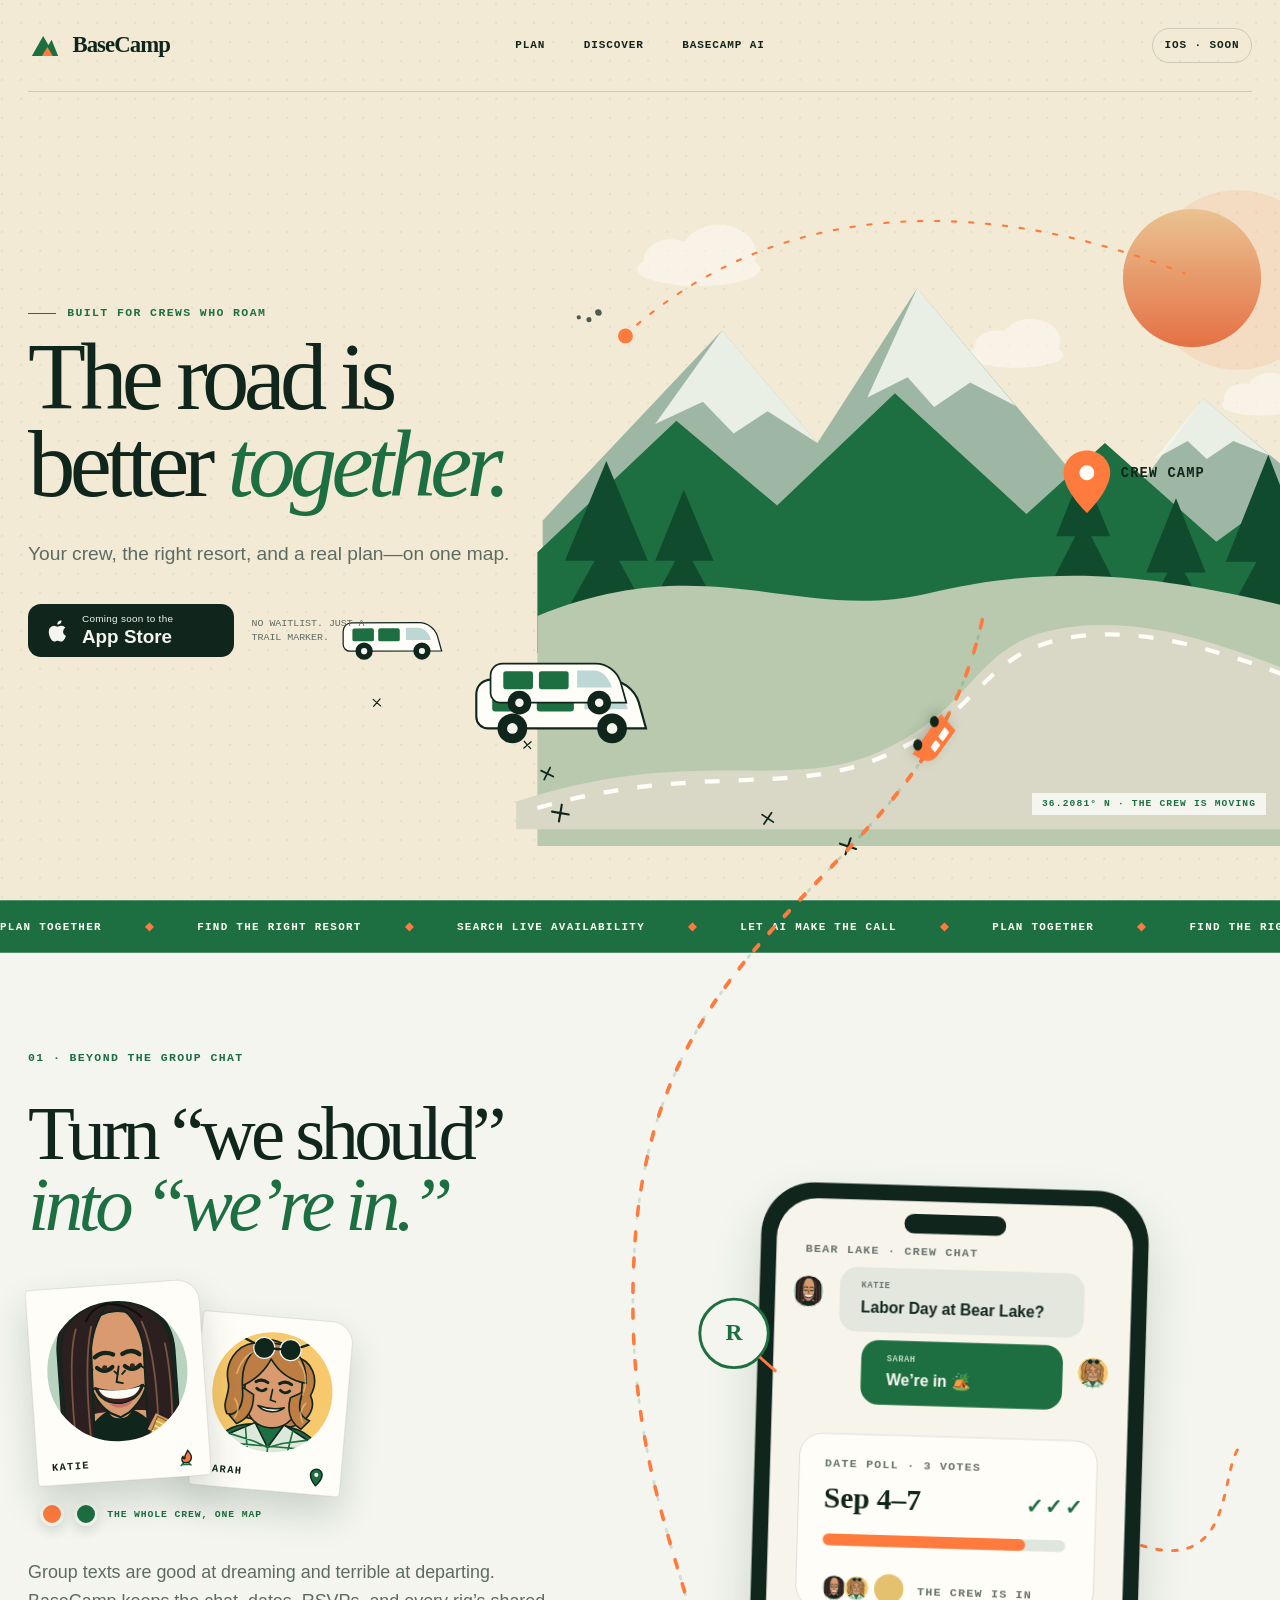
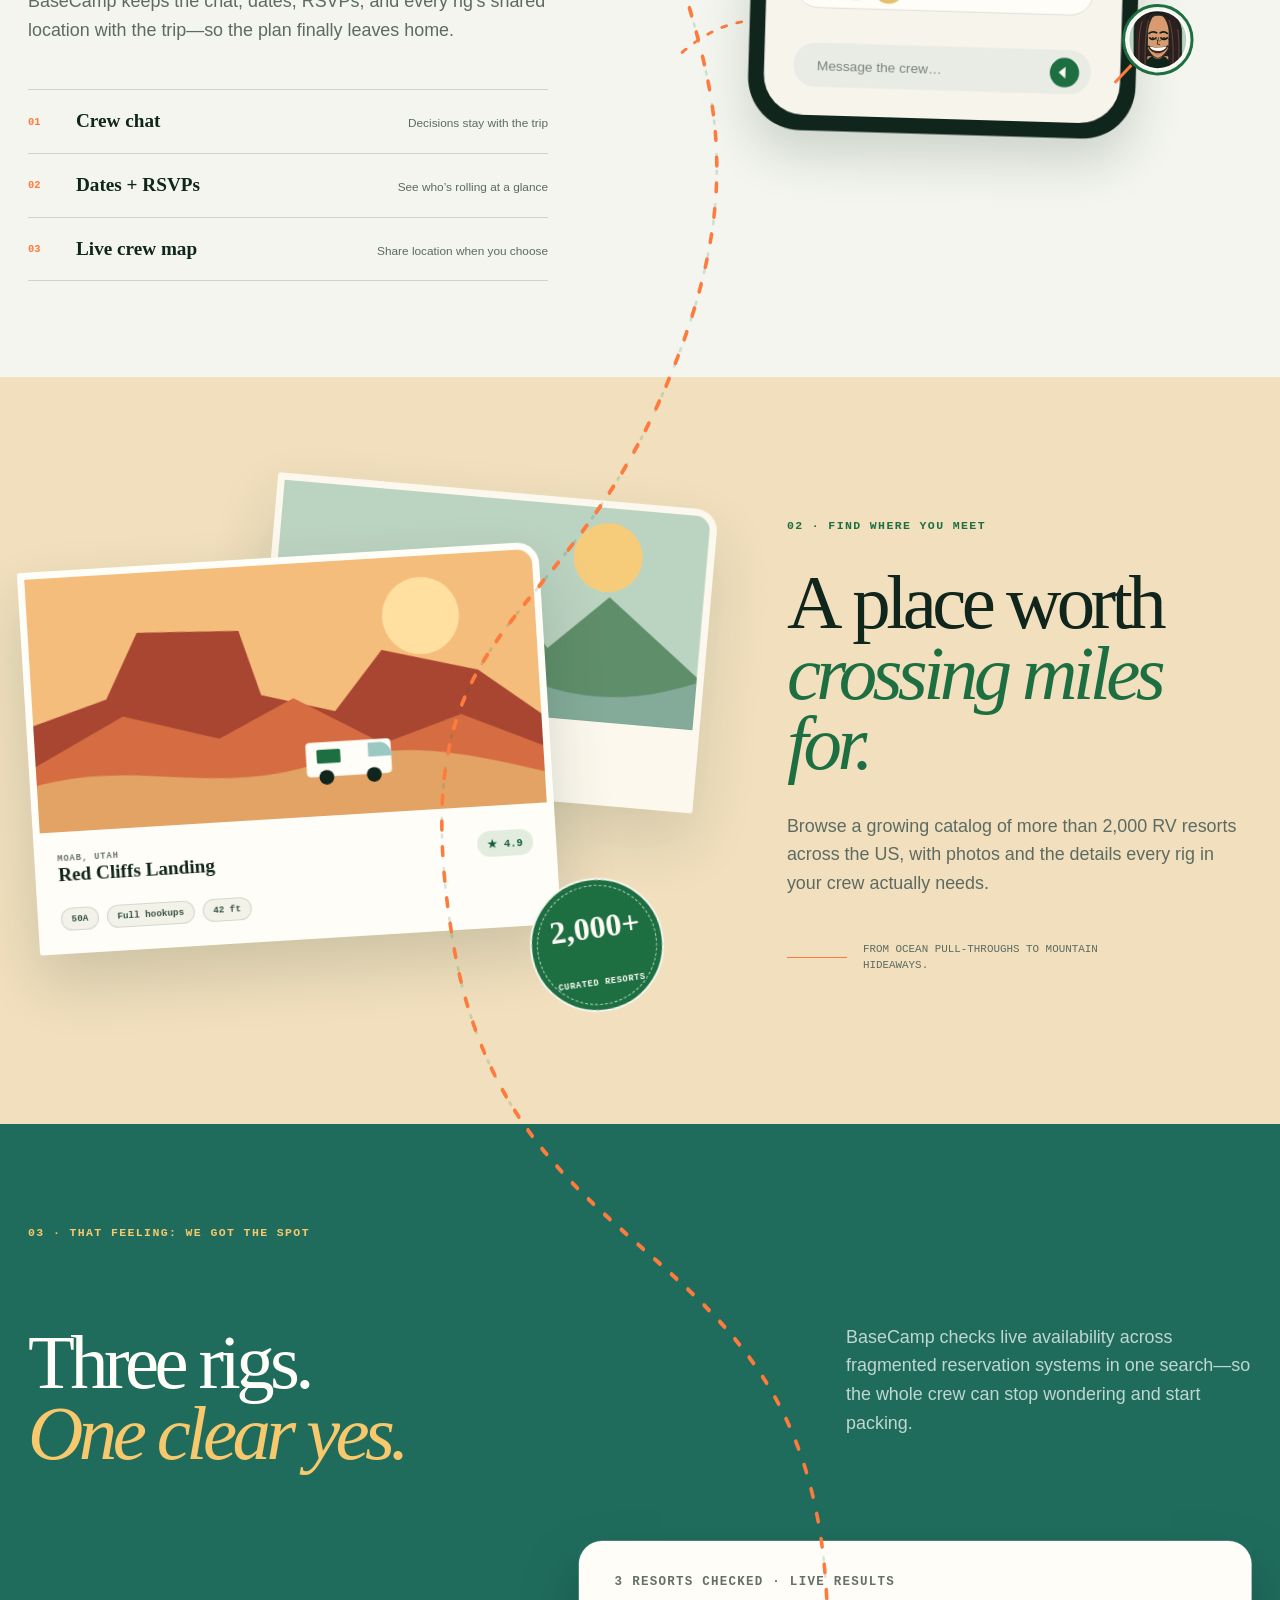
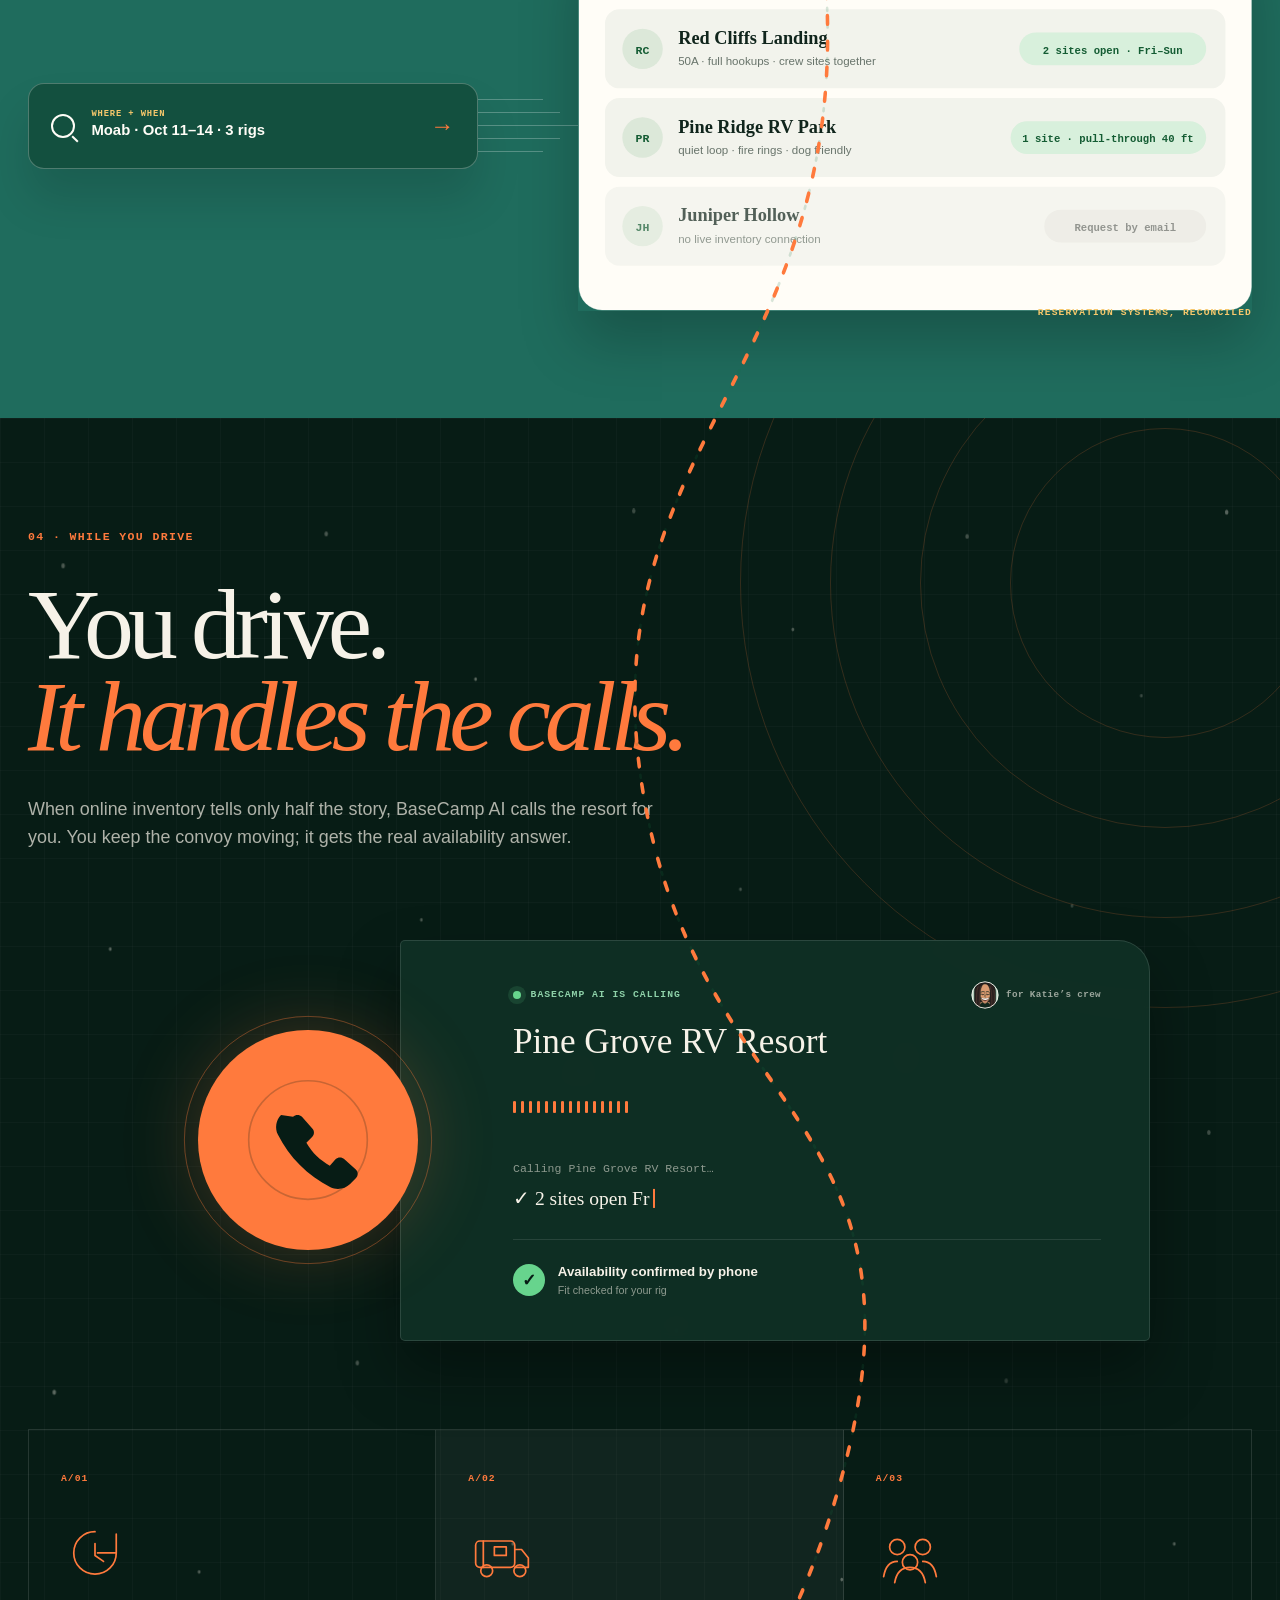
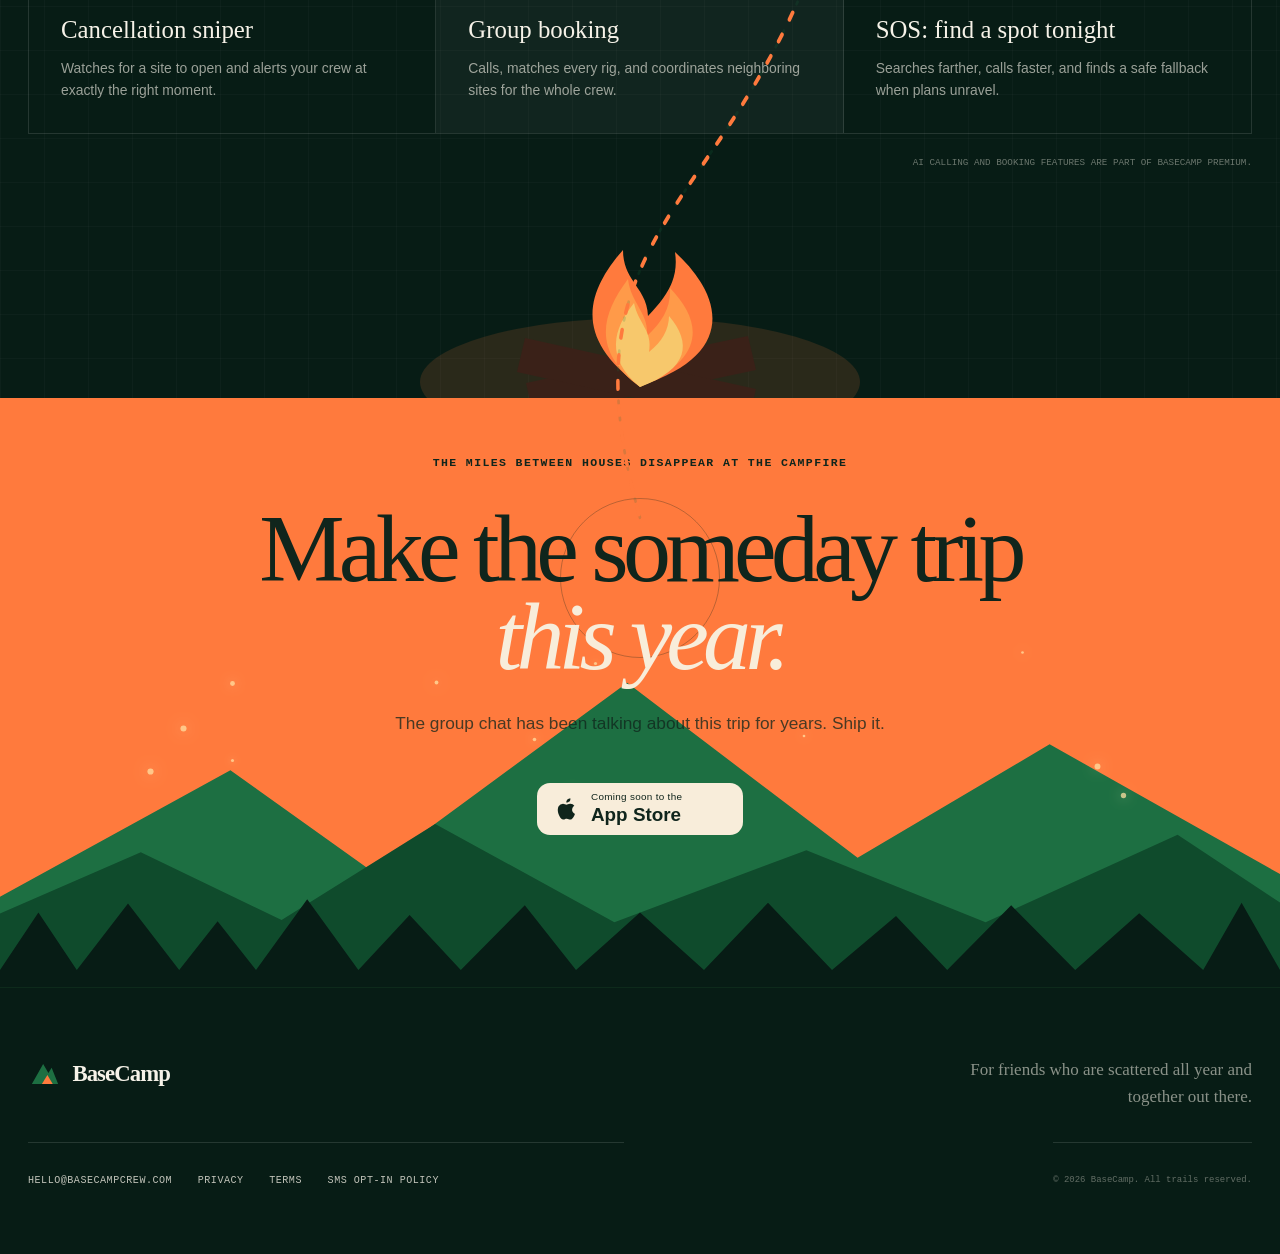
<file: index.html>
<!doctype html>
<html lang="en">
<head>
  <meta charset="utf-8">
  <meta name="viewport" content="width=device-width, initial-scale=1">
  <title>BaseCamp — RV trips are better together</title>
  <meta name="description" content="Put your RV crew, the right resort, and a real plan on one map—then let BaseCamp AI handle the phone calls while you drive.">
  <meta name="theme-color" content="#1d6f42" media="(prefers-color-scheme: light)">
  <meta name="theme-color" content="#071c15" media="(prefers-color-scheme: dark)">
  <meta property="og:type" content="website">
  <meta property="og:url" content="https://basecampcrew.com/">
  <meta property="og:title" content="BaseCamp — RV trips are better together">
  <meta property="og:description" content="Turn the trip your group chat keeps talking about into the campfire you actually share.">
  <meta property="og:image" content="https://basecampcrew.com/assets/social-card.svg">
  <meta property="og:image:alt" content="BaseCamp route winding through an illustrated mountain campground">
  <meta name="twitter:card" content="summary_large_image">
  <meta name="twitter:title" content="BaseCamp — RV trips are better together">
  <meta name="twitter:description" content="Your crew, the right resort, and a real plan—on one map.">
  <meta name="twitter:image" content="https://basecampcrew.com/assets/social-card.svg">
  <link rel="canonical" href="https://basecampcrew.com/">
  <link rel="icon" href="data:image/svg+xml,%3Csvg xmlns='http://www.w3.org/2000/svg' viewBox='0 0 64 64'%3E%3Crect width='64' height='64' rx='16' fill='%231d6f42'/%3E%3Cpath d='M11 46 28 16l8 14 5-8 13 24Z' fill='%23f4f4ec'/%3E%3Cpath d='m27 46 8-13 8 13Z' fill='%23ff7a3d'/%3E%3C/svg%3E">
  <link rel="stylesheet" href="/css/site.css">
  <script src="/js/vendor/gsap.min.js" defer></script>
  <script src="/js/vendor/ScrollTrigger.min.js" defer></script>
  <script src="/js/vendor/MotionPathPlugin.min.js" defer></script>
  <script src="/js/vendor/lenis.min.js" defer></script>
  <script src="/js/site.js" defer></script>
</head>
<body>
  <a class="skip-link" href="#main">Skip to content</a>
  <svg class="avatar-sprite" aria-hidden="true" focusable="false">
    <defs>
      <clipPath id="portrait-sarah-clip"><circle cx="50" cy="50" r="47"/></clipPath>
      <clipPath id="portrait-katie-clip"><circle cx="50" cy="50" r="47"/></clipPath>
      <symbol id="avatar-sarah" viewBox="0 0 100 100">
        <circle class="portrait-bg portrait-bg-sarah" cx="50" cy="50" r="47"/>
        <g clip-path="url(#portrait-sarah-clip)">
          <path class="portrait-hair portrait-hair-sarah" d="M17 69c-5-9 2-15-1-24-4-13 3-28 17-31 9-7 27-3 32 8 13 1 20 15 14 28 6 10-2 22-13 25Z"/>
          <path class="portrait-skin" d="M42 65h16v18H42z"/>
          <path class="portrait-top portrait-top-sarah" d="M6 102c4-18 17-27 35-27h18c18 0 31 9 35 27Z"/>
          <path class="portrait-flannel" d="m20 84 19-10 11 18 11-18 19 10-3 18H23Z"/>
          <path class="portrait-flannel-line" d="m21 84 18 4 11 4 11-4 18-4M32 78l4 24m32-24-4 24M50 92v10M24 91h53"/>
          <path class="portrait-skin portrait-face" d="M29 39c0-16 8-25 21-25s22 9 22 25v11c0 16-9 27-22 27S29 66 29 50Z"/>
          <path class="portrait-hair portrait-hair-sarah" d="M27 47c-3-20 7-34 23-34 14 0 24 10 25 28-12-1-21-6-28-16-4 9-11 17-20 22Zm-8 23c9-3 10-12 8-22l9 5c1 11-3 19-11 23Zm61-1c-9-2-10-11-7-21l-9 5c-2 11 2 19 10 23Z"/>
          <path class="portrait-hair-highlight portrait-hair-highlight-sarah" d="M22 38c2-10 8-17 16-20m30 7c6 7 8 16 5 25M22 57c4 5 4 10 1 15m53-16c-4 5-4 10-1 15"/>
          <path class="portrait-brow" d="M37 43c3-2 6-2 9 0m9 0c3-2 6-2 9 0"/>
          <path class="portrait-eye" d="M38 48c2 2 5 2 7 0m11 0c2 2 5 2 7 0"/>
          <path class="portrait-nose" d="m50 48-1 8 4 1"/>
          <path class="portrait-smile" d="M40 61c5 5 15 5 20 0-7 2-13 2-20 0Z"/>
          <g class="portrait-sunglasses">
            <circle cx="41" cy="17" r="8"/><circle cx="61" cy="17" r="8"/><path d="M49 17h4M33 14l-7-3m43 3 7-3"/>
          </g>
        </g>
        <circle class="portrait-ring" cx="50" cy="50" r="47"/>
      </symbol>
      <symbol id="avatar-katie" viewBox="0 0 100 100">
        <circle class="portrait-bg portrait-bg-katie" cx="50" cy="50" r="47"/>
        <g clip-path="url(#portrait-katie-clip)">
          <path class="portrait-hair portrait-hair-katie" d="M12 103V36C12 14 26 4 51 4 74 4 88 18 88 39v64Z"/>
          <path class="portrait-skin" d="M42 65h16v18H42z"/>
          <path class="portrait-skin portrait-shoulders" d="M5 103c3-18 17-27 37-27h16c20 0 34 9 37 27Z"/>
          <path class="portrait-top portrait-top-katie" d="M25 103c1-13 7-22 17-27 2 7 14 7 16 0 10 5 16 14 17 27Z"/>
          <path class="portrait-halter" d="M39 78c4 5 18 5 22 0l6 25H33Z"/>
          <circle class="portrait-hoop portrait-hoop-beaded" cx="29" cy="54" r="11"/>
          <circle class="portrait-hoop portrait-hoop-beaded" cx="72" cy="54" r="11"/>
          <path class="portrait-skin portrait-face portrait-face-katie" d="M30 37c0-17 8-26 21-26s21 10 20 26l-1 15c-1 10-6 19-14 25l-6 3-6-3c-8-6-12-15-13-25Z"/>
          <path class="portrait-brow portrait-brow-katie" d="M36 40c4-3 8-3 12-1m6 0c4-2 8-2 11 1"/>
          <path class="portrait-eye portrait-eye-katie" d="M37 47c3 3 7 3 10 0m8 0c3 3 7 3 10 0"/>
          <circle class="portrait-iris" cx="42" cy="47.2" r="1.65"/><circle class="portrait-iris" cx="60" cy="47.2" r="1.65"/>
          <path class="portrait-eye-crease" d="m34 48-3 2m17 0 2 2m3 0 2-2m11-2 3 2"/>
          <path class="portrait-nose" d="m51 47-2 10 4 1"/>
          <path class="portrait-smile-crease" d="m35 60-4 2m34-2 4 2"/>
          <path class="portrait-mouth-open" d="M35 60c4 14 25 15 31 0-9 4-22 4-31 0Z"/>
          <path class="portrait-teeth" d="M37 61c8 2 18 2 27 0-2 5-6 7-13 7s-12-2-14-7Z"/>
          <path class="portrait-tongue" d="M43 70c5 2 11 2 16-1-2 5-12 7-16 1Z"/>
          <path class="portrait-hair portrait-hair-katie portrait-hair-front" d="M14 103V38C14 18 27 6 48 5c-7 7-12 17-14 29l-2 69Zm72 0V39C86 18 73 6 50 5c11 7 17 18 18 31l-1 67Z"/>
          <path class="portrait-hair-highlight portrait-hair-highlight-katie" d="M25 21c-5 13-6 37-5 72m15-73c-5 18-6 46-5 76M68 19c7 19 7 47 6 76m8-61c3 20 2 42 1 59"/>
          <path class="portrait-hair-part" d="M46 6c-6 1-11 4-14 10m15-10c9 1 16 4 21 10"/>
          <g class="portrait-large-detail">
            <path class="portrait-skin portrait-forearm" d="M92 103 67 89l6-10 25 14v10Z"/>
            <path class="portrait-watch" d="m74 81 8 5-5 10-8-5Z"/>
            <path class="portrait-watch-mesh" d="m73 84 7 4m-8-1 7 4m-9-1 7 4"/>
            <path class="portrait-ring-detail" d="m88 96 4 2m-6 1 4 2"/>
          </g>
        </g>
        <circle class="portrait-ring" cx="50" cy="50" r="47"/>
      </symbol>
    </defs>
  </svg>
  <header class="site-header">
    <a class="brand" href="#top" aria-label="BaseCamp home">
      <svg viewBox="0 0 44 44" aria-hidden="true"><path d="M5 35 19.6 9l6.8 11.8 4.2-6.8L39 35Z"/><path class="brand-fire" d="m18 35 7.1-11.6L32 35Z"/></svg>
      <span>BaseCamp</span>
    </a>
    <nav aria-label="Primary navigation">
      <a href="#together">Plan</a>
      <a href="#discover">Discover</a>
      <a href="#ai">BaseCamp AI</a>
    </nav>
    <a class="header-status" href="#coming-soon">iOS · soon</a>
  </header>

  <main id="main">
    <svg class="journey-thread" viewBox="0 0 1440 4200" preserveAspectRatio="none" aria-hidden="true">
      <defs>
        <linearGradient id="journey-headlight" x1="0" y1="0" x2="1" y2="0"><stop stop-color="#f7c86c" stop-opacity=".68"/><stop offset="1" stop-color="#f7c86c" stop-opacity="0"/></linearGradient>
        <mask id="journey-reveal">
          <path class="journey-mask-path" d="M1105 0C1040 235 738 258 714 560S890 923 765 1190 445 1415 510 1720s399 252 420 584-266 407-208 704 331 295 228 610-330 302-230 582"/>
        </mask>
      </defs>
      <path class="journey-ghost" d="M1105 0C1040 235 738 258 714 560S890 923 765 1190 445 1415 510 1720s399 252 420 584-266 407-208 704 331 295 228 610-330 302-230 582"/>
      <path class="journey-route" mask="url(#journey-reveal)" d="M1105 0C1040 235 738 258 714 560S890 923 765 1190 445 1415 510 1720s399 252 420 584-266 407-208 704 331 295 228 610-330 302-230 582"/>
      <g class="journey-rv" transform="translate(720 4000)">
        <path class="journey-headlight" d="M20-8 92-31v63L20 10Z"/>
        <path d="M-22-10h30c7 0 13 5 15 12l3 10h-48Z"/><rect x="-16" y="-6" width="11" height="7" rx="1"/><rect x="-1" y="-6" width="9" height="7" rx="1"/><circle cx="-12" cy="13" r="5"/><circle cx="16" cy="13" r="5"/>
      </g>
    </svg>
    <section class="hero" id="top" aria-labelledby="hero-title">
      <div class="hero-copy reveal">
        <p class="eyebrow"><span></span> Built for crews who roam</p>
        <h1 id="hero-title">The road is better <em>together.</em></h1>
        <p class="lede">Your crew, the right resort, and a real plan—on one map.</p>
        <div class="hero-actions">
          <a class="app-badge" id="coming-soon" href="#ai" aria-label="Coming soon to the App Store for iPhone">
            <svg viewBox="0 0 24 24" aria-hidden="true"><path d="M16.7 12.8c0-2.4 2-3.6 2.1-3.7a4.6 4.6 0 0 0-3.6-2c-1.5-.2-3 .9-3.7.9-.8 0-1.9-.9-3.2-.9a4.8 4.8 0 0 0-4 2.4c-1.7 3-.4 7.4 1.2 9.8.8 1.2 1.8 2.5 3.1 2.4 1.2-.1 1.7-.8 3.2-.8s1.9.8 3.2.8c1.3 0 2.2-1.2 3-2.4.9-1.4 1.3-2.7 1.3-2.8-.1 0-2.6-1-2.6-3.7ZM14.2 5.5A4 4 0 0 0 15.1 2a4 4 0 0 0-2.8 1.3 3.8 3.8 0 0 0-1 2.8c1.1.1 2.2-.5 2.9-1.3v.7Z"/></svg>
            <span><small>Coming soon to the</small>App Store</span>
          </a>
          <span class="no-signup">No waitlist. Just a trail marker.</span>
        </div>
      </div>

      <div class="hero-art reveal" data-parallax="0.045" aria-label="An RV crew arriving together at a mountain campground">
        <svg class="hero-scene" viewBox="0 0 760 650" role="img" aria-labelledby="hero-art-title hero-art-desc">
          <title id="hero-art-title">Arriving at camp</title>
          <desc id="hero-art-desc">Three RVs follow a winding route into a mountain campground under the sun.</desc>
          <defs>
            <linearGradient id="sunwash" x1="0" y1="0" x2="0" y2="1"><stop stop-color="#ffd495"/><stop offset="1" stop-color="#ff7a3d"/></linearGradient>
          </defs>
          <circle class="sun-halo" cx="600" cy="120" r="94"/>
          <circle class="sun" cx="600" cy="120" r="66" fill="url(#sunwash)"/>
          <g class="cloud cloud-one"><ellipse cx="142" cy="116" rx="58" ry="16"/><ellipse cx="116" cy="108" rx="26" ry="20"/><ellipse cx="161" cy="101" rx="35" ry="27"/></g>
          <g class="cloud cloud-two"><ellipse cx="441" cy="197" rx="45" ry="12"/><ellipse cx="423" cy="190" rx="21" ry="16"/><ellipse cx="455" cy="184" rx="28" ry="21"/></g>
          <g class="cloud cloud-three"><ellipse cx="671" cy="244" rx="36" ry="10"/><ellipse cx="655" cy="238" rx="18" ry="14"/><ellipse cx="681" cy="232" rx="23" ry="18"/></g>
          <path class="route-orbit" d="M72 179C222 42 423 50 600 120"/>
          <circle class="route-dot" cx="73" cy="179" r="7"/>
          <path class="bird-flight-path" d="M-55 188C120 118 264 176 404 116S684 72 820 137"/>
          <g class="bird-flock"><circle cx="0" cy="0" r="3.1"/><circle cx="-10" cy="5" r="2.4"/><circle cx="-19" cy="1" r="2"/></g>
          <path class="mountain-far" d="M-5 353 164 174l90 106 94-146 185 220 85-116 147 125v76H-5Z"/>
          <path class="snow" d="m164 174 90 106-47-30-32 21-29-30-45 21Zm184-40 93 111-43-22-34 23-25-28-38 19Zm270 104 63 54-35-14-25 17-18-17-31 17Z"/>
          <path class="mountain-near" d="M-10 383 121 259l95 80 111-106 124 114 74-67 105 93 140-102v207H-10Z"/>
          <g class="forest">
            <path d="m55 297-39 94h28l-37 66h96l-36-66h27Z"/><path d="m128 324-27 67h19l-27 50h70l-27-50h20Z"/><path d="m679 291-40 101h29l-37 68h97l-38-68h28Z"/><path d="m592 332-28 70h20l-27 51h71l-28-51h20Z"/><path d="m504 305-25 63h18l-24 47h63l-24-47h18Z"/>
          </g>
          <path class="ground" d="M-10 443c160-66 246 7 367-21 136-32 237-17 413 31v207H-10Z"/>
          <path class="road" d="M-30 618c167-54 250-9 338-45 100-42 89-106 181-119 88-12 167 23 296 75l-31 115H-30Z"/>
          <path class="road-line" d="M-10 624c151-43 235-10 325-48 97-41 91-99 179-113 79-12 161 19 281 67"/>
          <g class="rv rv-one" transform="translate(86 503)">
            <path class="rv-body" d="M0 14C0 6 6 0 14 0h110c13 0 25 9 29 21l7 25H11C5 46 0 41 0 35Z"/><path class="rv-glass" d="M102 8h20c10 0 17 8 21 20h-41Z"/><rect class="rv-window" x="15" y="9" width="35" height="21" rx="3"/><rect class="rv-window" x="57" y="9" width="35" height="21" rx="3"/><circle cx="34" cy="46" r="14"/><circle cx="128" cy="46" r="14"/><circle class="hub" cx="34" cy="46" r="5"/><circle class="hub" cx="128" cy="46" r="5"/><path class="wheel-spoke" d="M34 38v16m-8-8h16"/><path class="wheel-spoke" d="M128 38v16m-8-8h16"/>
          </g>
          <g class="rv rv-two" transform="translate(302 476) scale(.8)">
            <path class="rv-body" d="M0 14C0 6 6 0 14 0h110c13 0 25 9 29 21l7 25H11C5 46 0 41 0 35Z"/><path class="rv-glass" d="M102 8h20c10 0 17 8 21 20h-41Z"/><rect class="rv-window" x="15" y="9" width="35" height="21" rx="3"/><rect class="rv-window" x="57" y="9" width="35" height="21" rx="3"/><circle cx="34" cy="46" r="14"/><circle cx="128" cy="46" r="14"/><circle class="hub" cx="34" cy="46" r="5"/><circle class="hub" cx="128" cy="46" r="5"/><path class="wheel-spoke" d="M34 38v16m-8-8h16"/><path class="wheel-spoke" d="M128 38v16m-8-8h16"/>
          </g>
          <g class="rv rv-three" transform="translate(510 451) scale(.58)">
            <path class="rv-body" d="M0 14C0 6 6 0 14 0h110c13 0 25 9 29 21l7 25H11C5 46 0 41 0 35Z"/><path class="rv-glass" d="M102 8h20c10 0 17 8 21 20h-41Z"/><rect class="rv-window" x="15" y="9" width="35" height="21" rx="3"/><rect class="rv-window" x="57" y="9" width="35" height="21" rx="3"/><circle cx="34" cy="46" r="14"/><circle cx="128" cy="46" r="14"/><circle class="hub" cx="34" cy="46" r="5"/><circle class="hub" cx="128" cy="46" r="5"/><path class="wheel-spoke" d="M34 38v16m-8-8h16"/><path class="wheel-spoke" d="M128 38v16m-8-8h16"/>
          </g>
          <g class="map-label" transform="translate(486 287)"><path d="M0 21C0 9 10 0 22 0s22 9 22 21c0 17-22 38-22 38S0 38 0 21Z"/><circle cx="22" cy="21" r="7"/><text x="54" y="25">CREW CAMP</text></g>
        </svg>
        <p class="hero-coordinate">36.2081° N · THE CREW IS MOVING</p>
      </div>
    </section>

    <section class="marquee" aria-label="BaseCamp capabilities">
      <div>PLAN TOGETHER <span>◆</span> FIND THE RIGHT RESORT <span>◆</span> SEARCH LIVE AVAILABILITY <span>◆</span> LET AI MAKE THE CALL <span>◆</span> PLAN TOGETHER <span>◆</span> FIND THE RIGHT RESORT</div>
    </section>

    <section class="feature together" id="together" aria-labelledby="together-title">
      <div class="section-copy reveal">
        <p class="kicker">01 · Beyond the group chat</p>
        <h2 id="together-title">Turn “we should”<br><em>into “we’re in.”</em></h2>
        <div class="crew-feature" aria-label="Meet Katie and Sarah, part of the BaseCamp crew">
          <div class="crew-portrait-cards">
            <article class="crew-portrait-card crew-card-katie">
              <svg class="crew-card-portrait" viewBox="0 0 100 100" role="img" aria-label="Katie laughing, with long straight dark hair, hoop earrings, and a black halter top"><use href="#avatar-katie"/></svg>
              <p><span>Katie</span><svg class="crew-motif" viewBox="0 0 24 24" aria-hidden="true"><path d="M7 19h10M9 17l-3 3m9-3 3 3"/><path class="motif-fill" d="M12 17c-5 0-6-5-3-8 0 3 2 3 2 3-1-5 4-7 4-10 4 6 5 8 3 12-1 2-3 3-6 3Z"/></svg></p>
            </article>
            <article class="crew-portrait-card crew-card-sarah">
              <svg class="crew-card-portrait" viewBox="0 0 100 100" role="img" aria-label="Sarah smiling, with a wavy honey lob, sunglasses on her head, and a flannel shirt"><use href="#avatar-sarah"/></svg>
              <p><span>Sarah</span><svg class="crew-motif" viewBox="0 0 24 24" aria-hidden="true"><path class="motif-fill" d="M12 22S5 15 5 9a7 7 0 1 1 14 0c0 6-7 13-7 13Z"/><circle cx="12" cy="9" r="2.5"/></svg></p>
            </article>
          </div>
          <div class="crew-more" aria-label="More crew members">
            <span class="crew-dot crew-dot-orange"></span><span class="crew-dot crew-dot-green"></span>
            <span class="crew-cluster-caption">the whole crew, one map</span>
          </div>
        </div>
        <p>Group texts are good at dreaming and terrible at departing. BaseCamp keeps the chat, dates, RSVPs, and every rig’s shared location with the trip—so the plan finally leaves home.</p>
        <ul class="feature-list" aria-label="Planning features">
          <li><span>01</span><div><strong>Crew chat</strong><small>Decisions stay with the trip</small></div></li>
          <li><span>02</span><div><strong>Dates + RSVPs</strong><small>See who’s rolling at a glance</small></div></li>
          <li><span>03</span><div><strong>Live crew map</strong><small>Share location when you choose</small></div></li>
        </ul>
      </div>
      <div class="plan-art reveal" data-parallax="0.018">
        <svg class="chat-phone" viewBox="0 0 620 610" role="img" aria-labelledby="chat-title chat-desc">
          <title id="chat-title">BaseCamp crew chat</title>
          <desc id="chat-desc">A floating phone card showing Katie and Sarah planning a Labor Day trip to Bear Lake and voting in a date poll.</desc>
          <path class="chat-route" d="M38 496C123 423 168 505 247 431S386 339 494 382s93-65 112-94"/>
          <g class="chat-device">
            <rect class="phone-shell" x="112" y="20" width="396" height="560" rx="54"/>
            <rect class="phone-screen" x="128" y="36" width="364" height="528" rx="41"/>
            <rect class="phone-notch" x="258" y="49" width="104" height="20" rx="10"/>
            <text class="phone-meta" x="158" y="91">BEAR LAKE · CREW CHAT</text>
            <g class="chat-message chat-message-one">
              <svg class="chat-avatar" x="145" y="114" width="34" height="34" viewBox="0 0 100 100" aria-hidden="true"><use href="#avatar-katie"/></svg>
              <rect class="bubble bubble-in" x="194" y="105" width="250" height="66" rx="18"/>
              <text class="sender-name" x="216" y="126">Katie</text><text class="bubble-text" x="216" y="151">Labor Day at Bear Lake?</text>
            </g>
            <g class="typing-indicator typing-one"><rect x="194" y="111" width="92" height="58" rx="18"/><circle cx="220" cy="140" r="4"/><circle cx="240" cy="140" r="4"/><circle cx="260" cy="140" r="4"/></g>
            <g class="chat-message chat-message-two">
              <svg class="chat-avatar" x="438" y="189" width="34" height="34" viewBox="0 0 100 100" aria-hidden="true"><use href="#avatar-sarah"/></svg>
              <rect class="bubble bubble-out" x="218" y="179" width="206" height="66" rx="18"/>
              <text class="sender-name sender-name-light" x="244" y="200">Sarah</text><text class="bubble-text bubble-text-light" x="244" y="225">We’re in 🏕️</text>
            </g>
            <g class="typing-indicator typing-two"><rect x="332" y="185" width="92" height="58" rx="18"/><circle cx="358" cy="214" r="4"/><circle cx="378" cy="214" r="4"/><circle cx="398" cy="214" r="4"/></g>
            <g class="poll-vignette">
              <rect class="poll-card" x="158" y="276" width="304" height="178" rx="23"/>
              <text class="poll-label" x="184" y="310">DATE POLL · 5 VOTES</text><text class="poll-date" x="184" y="352">Sep 4–7</text>
              <g class="poll-checks" aria-hidden="true"><text class="poll-check" x="390" y="352">✓</text><text class="poll-check" x="410" y="352">✓</text><text class="poll-check" x="430" y="352">✓</text></g>
              <rect class="poll-track" x="184" y="378" width="248" height="12" rx="6"/><rect class="poll-fill" x="184" y="378" width="207" height="12" rx="6"/>
              <g transform="translate(184 418)">
                <svg class="poll-avatar" x="0" y="2" width="26" height="26" viewBox="0 0 100 100" aria-hidden="true"><use href="#avatar-katie"/></svg>
                <svg class="poll-avatar" x="23" y="2" width="26" height="26" viewBox="0 0 100 100" aria-hidden="true"><use href="#avatar-sarah"/></svg>
                <circle class="avatar avatar-three" cx="69" cy="15" r="15"/><text class="poll-ready" x="98" y="20">THE CREW IS IN</text>
              </g>
            </g>
            <rect class="composer" x="158" y="490" width="304" height="45" rx="22"/>
            <text class="composer-text" x="182" y="518">Message the crew…</text>
            <circle class="send-button" cx="435" cy="513" r="15"/><path class="send-arrow" d="m429 513 7-6v12Z"/>
          </g>
          <g class="floating-avatar" transform="translate(55 134)"><circle cx="36" cy="36" r="35"/><text x="36" y="43">R</text><path d="M62 60 79 75"/></g>
          <g class="floating-avatar" transform="translate(488 447)"><circle cx="36" cy="36" r="35"/><svg x="4" y="4" width="64" height="64" viewBox="0 0 100 100" aria-hidden="true"><use href="#avatar-katie"/></svg><path d="M9 62-8 80"/></g>
        </svg>
      </div>
    </section>

    <section class="feature discover" id="discover" aria-labelledby="discover-title">
      <div class="section-copy reveal">
        <p class="kicker">02 · Find where you meet</p>
        <h2 id="discover-title">A place worth<br><em>crossing miles for.</em></h2>
        <p>Browse a growing catalog of more than 2,000 RV resorts across the US, with photos and the details every rig in your crew actually needs.</p>
        <div class="micro-proof"><span class="proof-line"></span><p>From ocean pull-throughs to mountain hideaways.</p></div>
      </div>
      <div class="discover-art reveal" data-parallax="0.014" aria-label="A stack of illustrated RV resort cards">
        <article class="resort-card resort-back" aria-label="Salt and Pine resort card">
          <svg class="resort-landscape" viewBox="0 0 520 260" aria-hidden="true">
            <rect width="520" height="260" fill="#afd0c2"/><circle cx="400" cy="60" r="42" fill="#f7c86c"/>
            <path d="M0 185 96 96l63 59 77-93 100 114 70-68 114 88v64H0Z" fill="#407c58"/>
            <path d="M0 207c128-43 216-25 302 5 77 27 143 22 218-9v57H0Z" fill="#6c9f91"/>
          </svg>
          <div class="resort-card-copy"><small>MENDOCINO, CALIFORNIA</small><strong>Salt &amp; Pine</strong></div>
        </article>
        <article class="resort-card resort-front" aria-label="Red Cliffs Landing resort card, rated 4.9 stars">
          <svg class="resort-landscape" viewBox="0 0 620 310" role="img" aria-label="An RV beneath red cliffs at sunset">
            <rect width="620" height="310" fill="#f5bd7c"/><circle cx="480" cy="73" r="47" fill="#ffe0a1"/>
            <path d="M0 179 91 152l42-79 124 5 23 80 89 25 61-71 116 31 74 58v109H0Z" fill="#a84632"/>
            <path d="M0 229 110 174l116 34 93-44 106 62 97-30 98 44v70H0Z" fill="#d66d42"/>
            <path d="M0 252c128-25 208 25 339-5 111-25 182-5 281 25v38H0Z" fill="#e2a365"/>
            <g transform="translate(330 220)"><rect width="104" height="42" rx="5" fill="#fffdf7"/><path d="M76 4h15c7 0 12 6 15 17H76Z" fill="#9cc8c3"/><rect x="13" y="9" width="29" height="17" rx="2" fill="#1d6f42"/><circle cx="24" cy="43" r="9" fill="#10251c"/><circle cx="82" cy="43" r="9" fill="#10251c"/></g>
          </svg>
          <div class="resort-card-copy">
            <div><small>MOAB, UTAH</small><strong>Red Cliffs Landing</strong></div>
            <span class="rating" aria-label="4.9 out of 5 stars">★ 4.9</span>
          </div>
          <ul class="hookup-chips" aria-label="Resort hookup details"><li>50A</li><li>Full hookups</li><li>42 ft</li></ul>
        </article>
        <div class="catalog-seal"><strong>2,000+</strong><span>CURATED RESORTS</span></div>
      </div>
    </section>

    <section class="availability" id="availability" aria-labelledby="availability-title">
      <div class="availability-heading reveal">
        <p class="kicker">03 · That feeling: we got the spot</p>
        <h2 id="availability-title">Three rigs.<br><em>One clear yes.</em></h2>
        <p>BaseCamp checks live availability across fragmented reservation systems in one search—so the whole crew can stop wondering and start packing.</p>
      </div>
      <div class="search-stage reveal">
        <div class="search-query" aria-label="Example resort availability search"><span class="search-icon"></span><div><small>WHERE + WHEN</small><strong>Moab · Oct 11–14 · 3 rigs</strong></div><span class="search-arrow">→</span></div>
        <div class="system-lines" aria-hidden="true"><span></span><span></span><span></span><span></span><span></span></div>
        <svg class="search-results" viewBox="0 0 700 385" role="img" aria-labelledby="results-title results-desc">
          <title id="results-title">One-search availability results</title>
          <desc id="results-desc">Red Cliffs Landing has two sites open Friday through Sunday. Pine Ridge RV Park has one pull-through site. Juniper Hollow accepts requests by email.</desc>
          <defs><linearGradient id="results-scan" x1="0" y1="0" x2="1" y2="0"><stop stop-color="#fff" stop-opacity="0"/><stop offset=".5" stop-color="#fff" stop-opacity=".55"/><stop offset="1" stop-color="#fff" stop-opacity="0"/></linearGradient></defs>
          <rect class="results-shell" x="1" y="1" width="698" height="383" rx="24"/>
          <rect class="result-shimmer" x="-150" y="1" width="105" height="383" rx="24" fill="url(#results-scan)"/>
          <text class="results-meta" x="38" y="47">3 RESORTS CHECKED · LIVE RESULTS</text>
          <g class="result-svg-row" transform="translate(28 72)">
            <rect class="result-row-bg" width="644" height="82" rx="15"/><circle class="result-mark" cx="39" cy="41" r="21"/><text class="result-mark-text" x="39" y="46">RC</text>
            <text class="result-name" x="76" y="36">Red Cliffs Landing</text><text class="result-detail" x="76" y="58">50A · full hookups · crew sites together</text>
            <g class="availability-pill"><rect class="available-pill" x="430" y="24" width="194" height="34" rx="17"/><text class="available-text" x="527" y="46">2 sites open · Fri–Sun</text></g>
          </g>
          <g class="result-svg-row" transform="translate(28 164)">
            <rect class="result-row-bg" width="644" height="82" rx="15"/><circle class="result-mark" cx="39" cy="41" r="21"/><text class="result-mark-text" x="39" y="46">PR</text>
            <text class="result-name" x="76" y="36">Pine Ridge RV Park</text><text class="result-detail" x="76" y="58">quiet loop · fire rings · dog friendly</text>
            <g class="availability-pill"><rect class="available-pill" x="421" y="24" width="203" height="34" rx="17"/><text class="available-text" x="522" y="46">1 site · pull-through 40 ft</text></g>
          </g>
          <g class="result-svg-row result-email" transform="translate(28 256)">
            <rect class="result-row-bg" width="644" height="82" rx="15"/><circle class="result-mark" cx="39" cy="41" r="21"/><text class="result-mark-text" x="39" y="46">JH</text>
            <text class="result-name" x="76" y="36">Juniper Hollow</text><text class="result-detail" x="76" y="58">no live inventory connection</text>
            <g class="availability-pill"><rect class="email-pill" x="456" y="24" width="168" height="34" rx="17"/><text class="email-text" x="540" y="46">Request by email</text></g>
          </g>
        </svg>
        <p class="systems-caption">RESERVATION SYSTEMS, RECONCILED</p>
      </div>
    </section>

    <section class="ai-section" id="ai" aria-labelledby="ai-title">
      <div class="signal-rings" aria-hidden="true"><span></span><span></span><span></span><span></span></div>
      <svg class="star-field" viewBox="0 0 1440 1240" preserveAspectRatio="none" aria-hidden="true">
        <g class="stars stars-a"><circle cx="71" cy="116" r="2"/><circle cx="213" cy="242" r="1.5"/><circle cx="367" cy="91" r="2"/><circle cx="535" cy="205" r="1.5"/><circle cx="713" cy="73" r="2"/><circle cx="892" cy="166" r="1.5"/><circle cx="1088" cy="93" r="2"/><circle cx="1284" cy="218" r="1.5"/><circle cx="1380" cy="74" r="2"/></g>
        <g class="stars stars-b"><circle cx="124" cy="417" r="1.5"/><circle cx="298" cy="548" r="2"/><circle cx="474" cy="394" r="1.5"/><circle cx="651" cy="512" r="2"/><circle cx="833" cy="370" r="1.5"/><circle cx="1019" cy="502" r="2"/><circle cx="1206" cy="383" r="1.5"/><circle cx="1360" cy="561" r="2"/></g>
        <g class="stars stars-c"><circle cx="61" cy="765" r="2"/><circle cx="224" cy="906" r="1.5"/><circle cx="402" cy="742" r="2"/><circle cx="577" cy="884" r="1.5"/><circle cx="761" cy="716" r="2"/><circle cx="947" cy="912" r="1.5"/><circle cx="1132" cy="756" r="2"/><circle cx="1321" cy="884" r="1.5"/></g>
        <g class="shooting-star"><path d="M0 0-92 44"/><circle cx="0" cy="0" r="3"/></g>
      </svg>
      <div class="ai-intro reveal">
        <p class="kicker">04 · While you drive</p>
        <h2 id="ai-title">You drive.<br><em>It handles the calls.</em></h2>
        <p>When online inventory tells only half the story, BaseCamp AI calls the resort for you. You keep the convoy moving; it gets the real availability answer.</p>
      </div>
      <div class="call-stage reveal" data-parallax="0.018">
        <div class="phone-beacon" aria-label="BaseCamp AI calling Red Cliffs Landing">
          <svg viewBox="0 0 160 160" role="img" aria-label="Phone receiver with radiating signal"><circle cx="80" cy="80" r="73"/><path d="M54 41c4-4 10-4 14 0l16 18c4 4 4 10 0 14L75 82c10 17 21 27 37 36l9-10c4-4 10-4 14 0l18 16c4 4 4 10 0 14l-9 9c-8 8-21 10-31 5-36-18-65-47-83-83-5-10-3-23 5-31Z" transform="scale(.78) translate(25 25)"/></svg>
          <span class="beacon-pulse pulse-one"></span><span class="beacon-pulse pulse-two"></span>
        </div>
        <div class="call-card">
          <div class="call-card-meta">
            <p class="calling-label"><span></span> BASECAMP AI IS CALLING</p>
            <p class="call-requester"><svg viewBox="0 0 100 100" aria-hidden="true"><use href="#avatar-katie"/></svg><span>for Katie’s crew</span></p>
          </div>
          <h3>Pine Grove RV Resort</h3>
          <div class="waveform" aria-hidden="true"><i></i><i></i><i></i><i></i><i></i><i></i><i></i><i></i><i></i><i></i><i></i><i></i><i></i><i></i><i></i></div>
          <p class="call-transcript"><span>Calling Pine Grove RV Resort…</span><strong>✓ 2 sites open Fri–Sun. Want me to hold one?</strong></p>
          <div class="call-success"><span>✓</span><div><strong>Availability confirmed by phone</strong><small>Fit checked for your rig</small></div></div>
        </div>
      </div>
      <div class="ai-capabilities">
        <article class="ai-card reveal">
          <span class="ai-number">A/01</span>
          <svg viewBox="0 0 80 80" aria-hidden="true"><path d="M40 9a25 25 0 1 0 25 25"/><path d="M65 12v22H43"/><path d="M40 23v14l10 7"/></svg>
          <h3>Cancellation sniper</h3>
          <p>Watches for a site to open and alerts your crew at exactly the right moment.</p>
        </article>
        <article class="ai-card featured reveal">
          <span class="ai-number">A/02</span>
          <svg viewBox="0 0 80 80" aria-hidden="true"><rect x="9" y="20" width="46" height="31" rx="5"/><path d="M55 30h8l8 10v11H55M18 20v31M31 27h14v10H31Z"/><circle cx="22" cy="55" r="7"/><circle cx="61" cy="55" r="7"/></svg>
          <h3>Group booking</h3>
          <p>Calls, matches every rig, and coordinates neighboring sites for the whole crew.</p>
        </article>
        <article class="ai-card reveal">
          <span class="ai-number">A/03</span>
          <svg viewBox="0 0 80 80" aria-hidden="true"><circle cx="25" cy="27" r="9"/><circle cx="55" cy="27" r="9"/><circle cx="40" cy="45" r="9"/><path d="M9 62c2-12 8-18 16-18M71 62c-2-12-8-18-16-18M22 69c2-12 8-18 18-18s16 6 18 18"/></svg>
          <h3>SOS: find a spot tonight</h3>
          <p>Searches farther, calls faster, and finds a safe fallback when plans unravel.</p>
        </article>
      </div>
      <p class="ai-footnote reveal">AI calling and booking features are part of BaseCamp Premium.</p>
      <svg class="campfire" viewBox="0 0 520 210" aria-hidden="true">
        <ellipse class="fire-glow" cx="260" cy="174" rx="220" ry="64"/>
        <path class="log" d="m146 175 222-47 8 34-222 47Z"/><path class="log" d="m145 130 231 51-8 34-231-51Z"/>
        <path class="flame flame-outer" d="M260 178c-67-48-54-94-17-136 0 31 24 38 25 66 19-20 31-37 27-64 47 43 64 102-35 134Z"/>
        <path class="flame flame-middle" d="M260 179c-49-37-38-73-12-108 3 25 21 34 19 57 15-14 24-28 23-48 32 33 37 70-30 99Z"/>
        <path class="flame flame-inner" d="M260 179c-35-29-27-58-6-84 4 20 19 28 15 49 13-10 20-23 20-36 23 27 20 53-29 71Z"/>
      </svg>
    </section>

    <section class="closing" aria-labelledby="closing-title">
      <div class="closing-art" aria-hidden="true"><span class="closing-sun"></span><span class="closing-mountain m1"></span><span class="closing-mountain m2"></span><span class="closing-trees"></span><i class="ember ember-one"></i><i class="ember ember-two"></i><i class="ember ember-three"></i><i class="ember ember-four"></i><i class="ember ember-five"></i></div>
      <div class="closing-copy reveal">
        <p class="kicker">The miles between houses disappear at the campfire</p>
        <h2 id="closing-title">Make the someday trip<br><em>this year.</em></h2>
        <p class="closing-lede">The group chat has been talking about this trip for years. Ship it.</p>
        <a class="app-badge app-badge-light" href="#top" aria-label="Coming soon to the App Store for iPhone">
          <svg viewBox="0 0 24 24" aria-hidden="true"><path d="M16.7 12.8c0-2.4 2-3.6 2.1-3.7a4.6 4.6 0 0 0-3.6-2c-1.5-.2-3 .9-3.7.9-.8 0-1.9-.9-3.2-.9a4.8 4.8 0 0 0-4 2.4c-1.7 3-.4 7.4 1.2 9.8.8 1.2 1.8 2.5 3.1 2.4 1.2-.1 1.7-.8 3.2-.8s1.9.8 3.2.8c1.3 0 2.2-1.2 3-2.4.9-1.4 1.3-2.7 1.3-2.8-.1 0-2.6-1-2.6-3.7ZM14.2 5.5A4 4 0 0 0 15.1 2a4 4 0 0 0-2.8 1.3 3.8 3.8 0 0 0-1 2.8c1.1.1 2.2-.5 2.9-1.3v.7Z"/></svg>
          <span><small>Coming soon to the</small>App Store</span>
        </a>
      </div>
    </section>
  </main>

  <footer>
    <a class="brand footer-brand" href="#top"><svg viewBox="0 0 44 44" aria-hidden="true"><path d="M5 35 19.6 9l6.8 11.8 4.2-6.8L39 35Z"/><path class="brand-fire" d="m18 35 7.1-11.6L32 35Z"/></svg><span>BaseCamp</span></a>
    <p>For friends who are scattered all year and together out there.</p>
    <div class="footer-links"><a href="mailto:hello@basecampcrew.com">hello@basecampcrew.com</a><a href="/privacy">Privacy</a><a href="/terms">Terms</a><a href="/opt-in">SMS Opt-In Policy</a></div>
    <small>© 2026 BaseCamp. All trails reserved.</small>
  </footer>
</body>
</html>
</file>
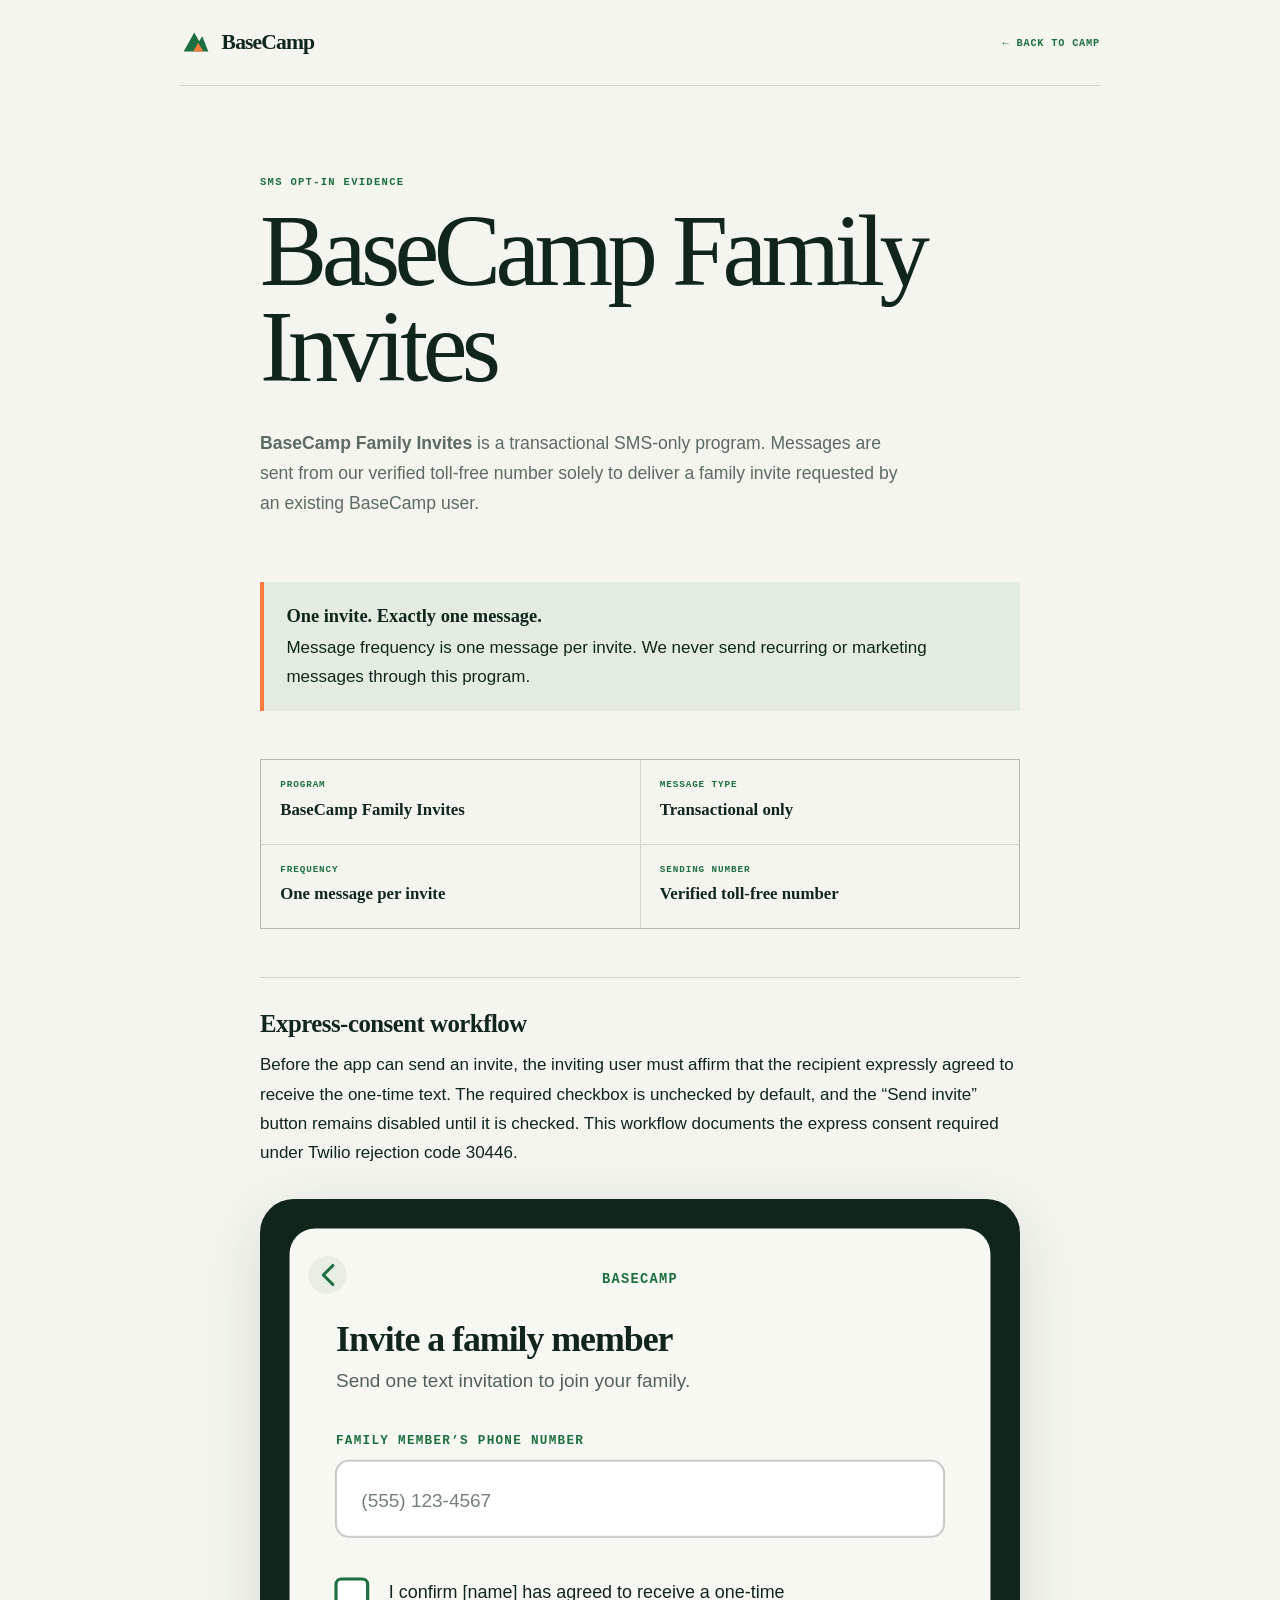
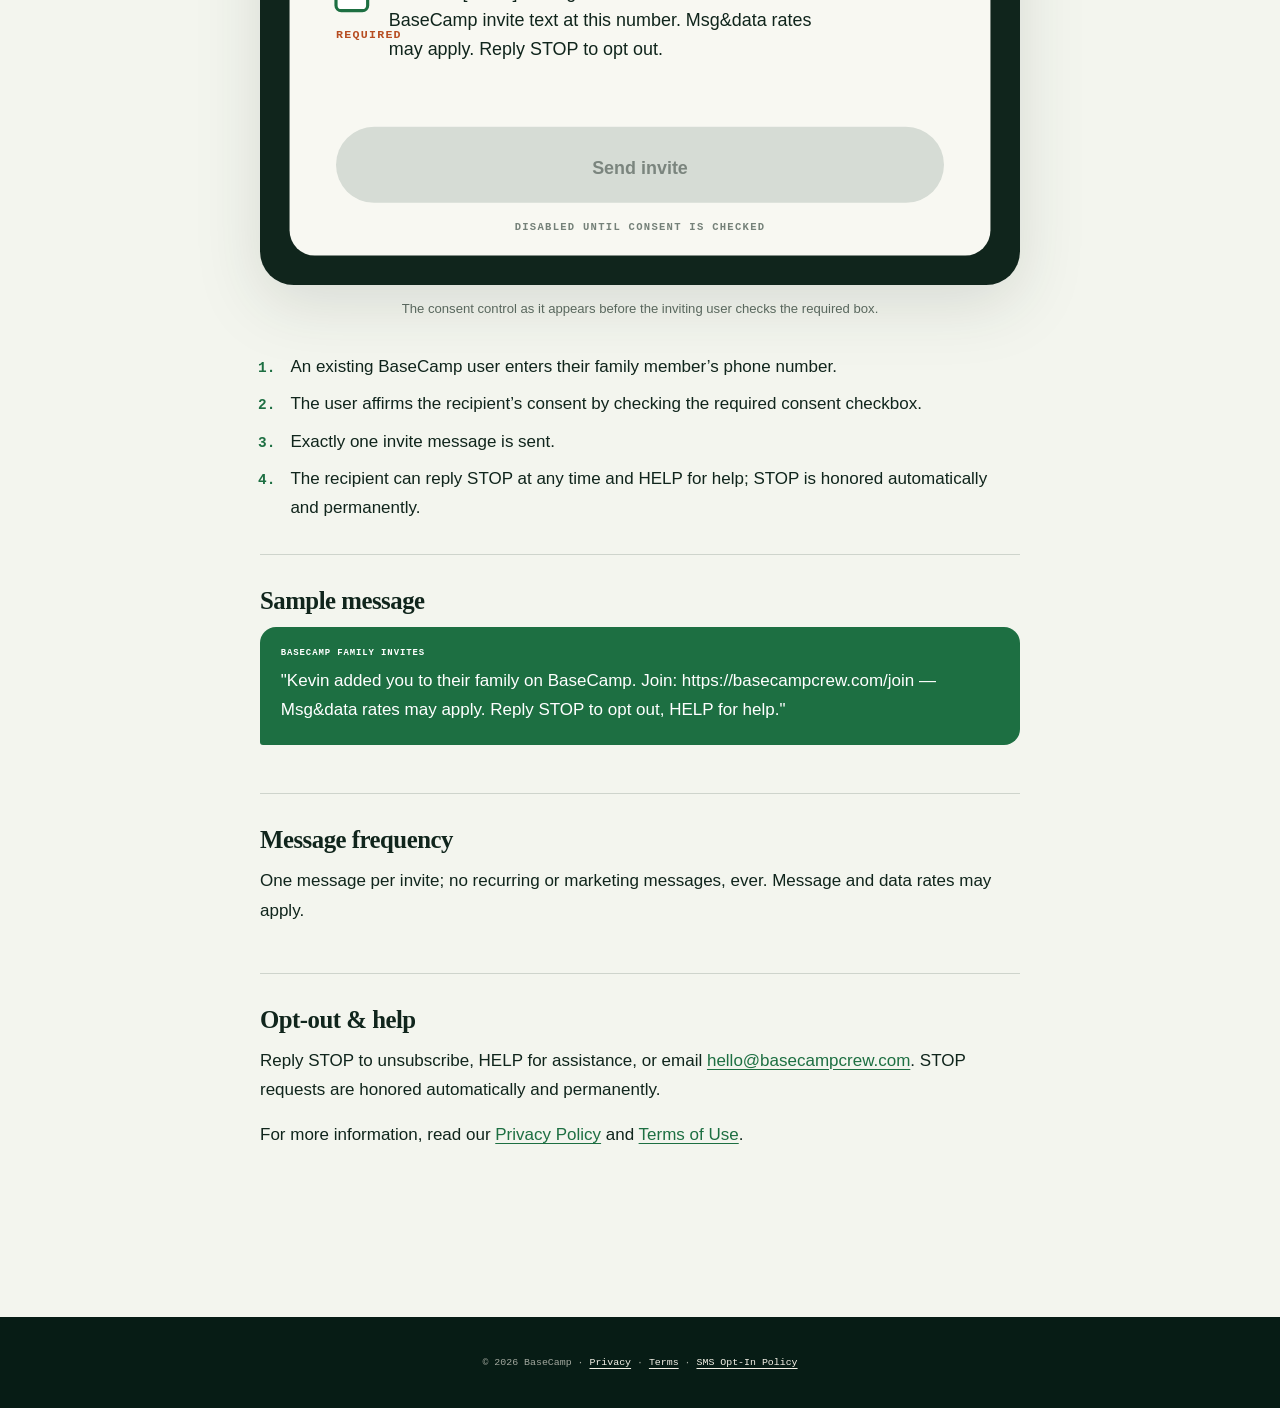
<file: opt-in.html>
<!doctype html>
<html lang="en">
<head>
  <meta charset="utf-8">
  <meta name="viewport" content="width=device-width, initial-scale=1">
  <title>BaseCamp Family Invites — SMS Opt-In Policy</title>
  <meta name="description" content="Express-consent workflow and SMS program disclosures for BaseCamp Family Invites.">
  <meta name="robots" content="index,follow">
  <link rel="canonical" href="https://basecampcrew.com/opt-in">
  <link rel="icon" href="data:image/svg+xml,%3Csvg xmlns='http://www.w3.org/2000/svg' viewBox='0 0 64 64'%3E%3Crect width='64' height='64' rx='16' fill='%231d6f42'/%3E%3Cpath d='M11 46 28 16l8 14 5-8 13 24Z' fill='%23f4f4ec'/%3E%3C/svg%3E">
  <link rel="stylesheet" href="/css/legal.css">
</head>
<body>
  <a class="skip-link" href="#content">Skip to content</a>
  <header class="legal-header"><a class="brand" href="/"><svg viewBox="0 0 44 44" aria-hidden="true"><path d="M5 35 19.6 9l6.8 11.8 4.2-6.8L39 35Z"/><path class="fire" d="m18 35 7.1-11.6L32 35Z"/></svg>BaseCamp</a><a class="back" href="/">← Back to camp</a></header>
  <main id="content">
    <p class="legal-kicker">SMS opt-in evidence</p>
    <h1>BaseCamp Family Invites</h1>
    <p class="intro"><strong>BaseCamp Family Invites</strong> is a transactional SMS-only program. Messages are sent from our verified toll-free number solely to deliver a family invite requested by an existing BaseCamp user.</p>
    <div class="notice"><strong>One invite. Exactly one message.</strong>Message frequency is one message per invite. We never send recurring or marketing messages through this program.</div>

    <div class="sms-summary" aria-label="SMS program summary">
      <div><small>Program</small><strong>BaseCamp Family Invites</strong></div>
      <div><small>Message type</small><strong>Transactional only</strong></div>
      <div><small>Frequency</small><strong>One message per invite</strong></div>
      <div><small>Sending number</small><strong>Verified toll-free number</strong></div>
    </div>

    <section>
      <h2>Express-consent workflow</h2>
      <p>Before the app can send an invite, the inviting user must affirm that the recipient expressly agreed to receive the one-time text. The required checkbox is unchecked by default, and the “Send invite” button remains disabled until it is checked. This workflow documents the express consent required under Twilio rejection code 30446.</p>
      <figure class="consent-mockup">
        <svg viewBox="0 0 720 650" role="img" aria-labelledby="invite-screen-title invite-screen-desc" xmlns="http://www.w3.org/2000/svg">
          <title id="invite-screen-title">BaseCamp Invite a family member screen</title>
          <desc id="invite-screen-desc">A phone-number field, a required unchecked consent checkbox, the full consent statement, and a disabled Send invite button.</desc>
          <rect width="720" height="650" rx="32" class="mockup-shell"/>
          <rect x="28" y="28" width="664" height="594" rx="24" class="mockup-screen"/>
          <circle cx="64" cy="72" r="18" class="mockup-back"/>
          <path d="m69 63-9 9 9 9" class="mockup-back-icon"/>
          <text x="360" y="80" text-anchor="middle" class="mockup-nav">BASECAMP</text>
          <text x="72" y="144" class="mockup-title">Invite a family member</text>
          <text x="72" y="178" class="mockup-copy">Send one text invitation to join your family.</text>

          <text x="72" y="232" class="mockup-label">FAMILY MEMBER’S PHONE NUMBER</text>
          <rect x="72" y="248" width="576" height="72" rx="12" class="mockup-field"/>
          <text x="96" y="292" class="mockup-placeholder">(555) 123-4567</text>

          <rect x="72" y="360" width="30" height="30" rx="5" class="mockup-checkbox"/>
          <text x="72" y="416" class="mockup-required">REQUIRED</text>
          <text x="122" y="378" class="mockup-consent" aria-label="I confirm [name] has agreed to receive a one-time BaseCamp invite text at this number. Msg&amp;data rates may apply. Reply STOP to opt out.">
            <tspan x="122" dy="0">I confirm [name] has agreed to receive a one-time</tspan>
            <tspan x="122" dy="27">BaseCamp invite text at this number. Msg&amp;data rates</tspan>
            <tspan x="122" dy="27">may apply. Reply STOP to opt out.</tspan>
          </text>

          <rect x="72" y="500" width="576" height="72" rx="36" class="mockup-button-disabled"/>
          <text x="360" y="545" text-anchor="middle" class="mockup-button-label">Send invite</text>
          <text x="360" y="598" text-anchor="middle" class="mockup-state">DISABLED UNTIL CONSENT IS CHECKED</text>
        </svg>
        <figcaption>The consent control as it appears before the inviting user checks the required box.</figcaption>
      </figure>
      <ol class="workflow-steps">
        <li>An existing BaseCamp user enters their family member’s phone number.</li>
        <li>The user affirms the recipient’s consent by checking the required consent checkbox.</li>
        <li>Exactly one invite message is sent.</li>
        <li>The recipient can reply STOP at any time and HELP for help; STOP is honored automatically and permanently.</li>
      </ol>
    </section>

    <section>
      <h2>Sample message</h2>
      <p class="sample-message"><small>BASECAMP FAMILY INVITES</small>"Kevin added you to their family on BaseCamp. Join: https://basecampcrew.com/join — Msg&amp;data rates may apply. Reply STOP to opt out, HELP for help."</p>
    </section>

    <section>
      <h2>Message frequency</h2>
      <p>One message per invite; no recurring or marketing messages, ever. Message and data rates may apply.</p>
    </section>

    <section>
      <h2>Opt-out &amp; help</h2>
      <p>Reply STOP to unsubscribe, HELP for assistance, or email <a href="mailto:hello@basecampcrew.com">hello@basecampcrew.com</a>. STOP requests are honored automatically and permanently.</p>
      <p>For more information, read our <a href="/privacy">Privacy Policy</a> and <a href="/terms">Terms of Use</a>.</p>
    </section>
  </main>
  <footer>© 2026 BaseCamp · <a href="/privacy">Privacy</a> · <a href="/terms">Terms</a> · <a href="/opt-in">SMS Opt-In Policy</a></footer>
</body>
</html>
</file>
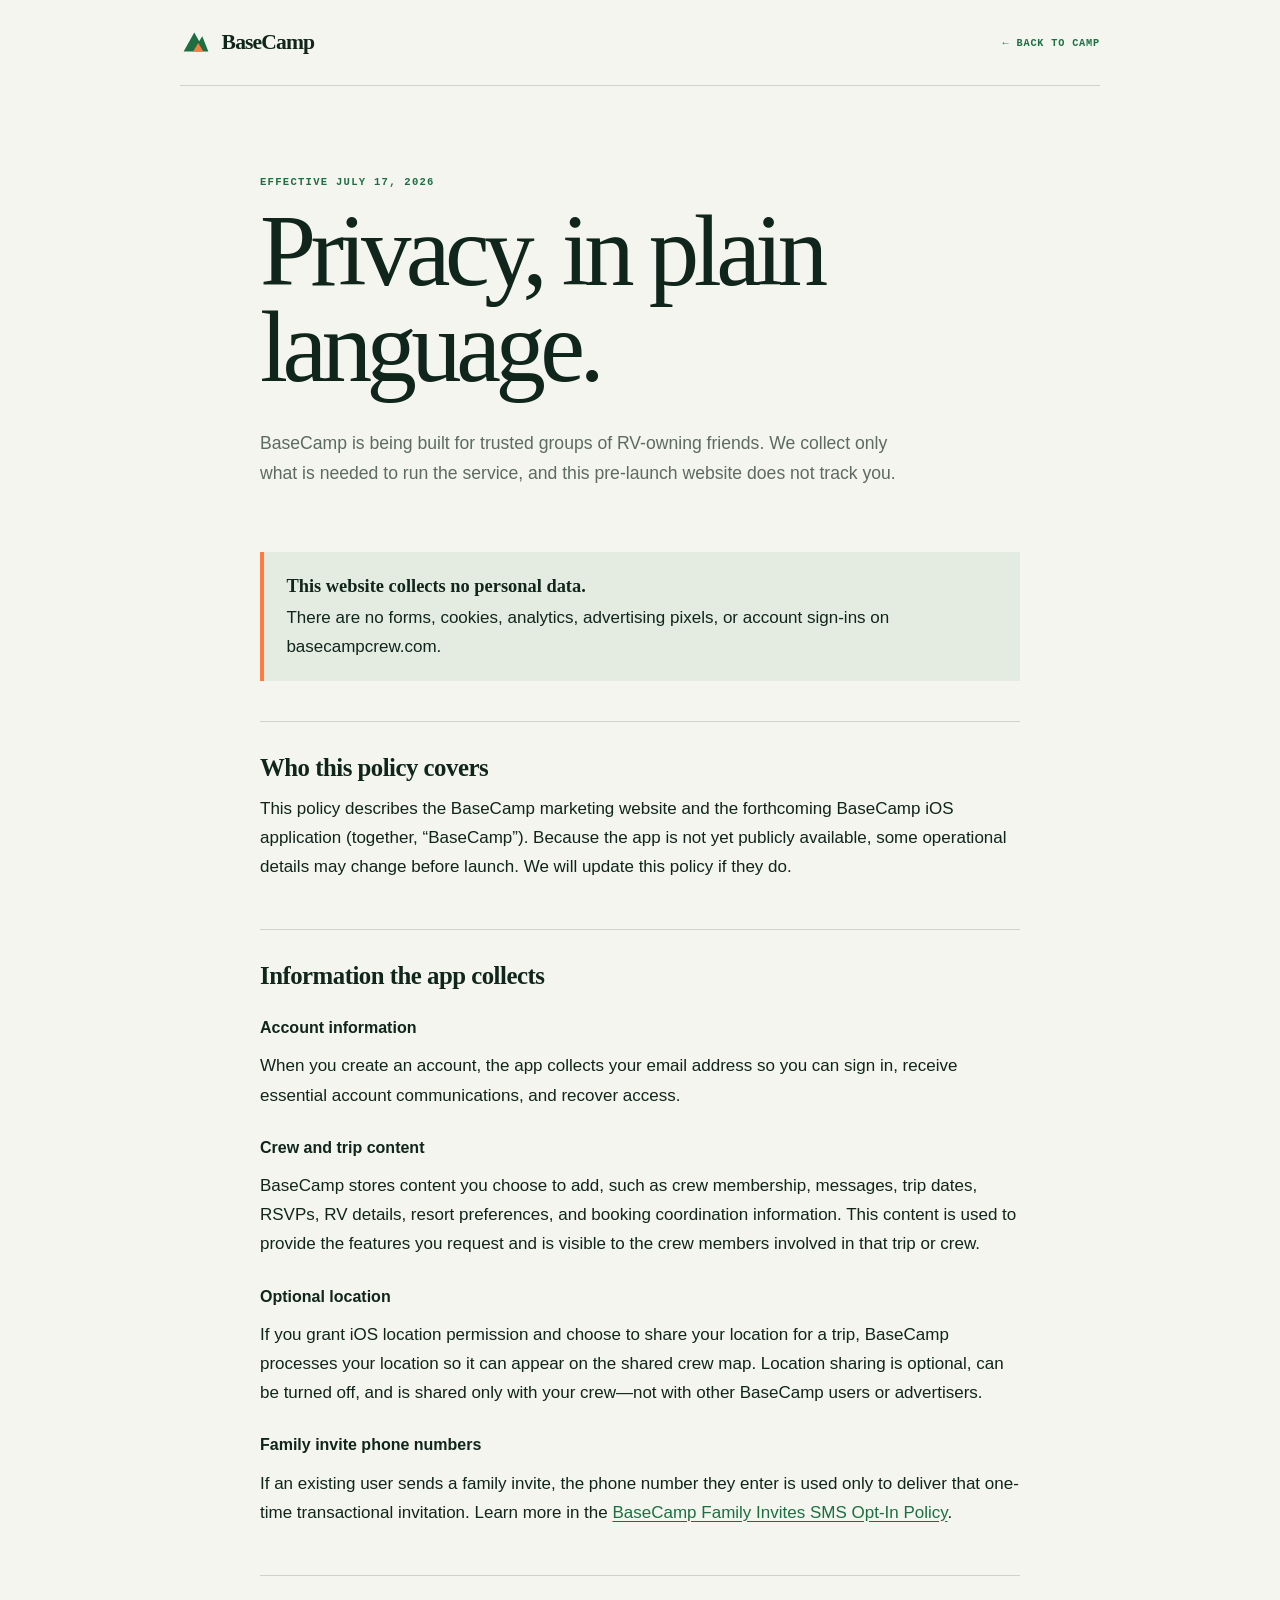
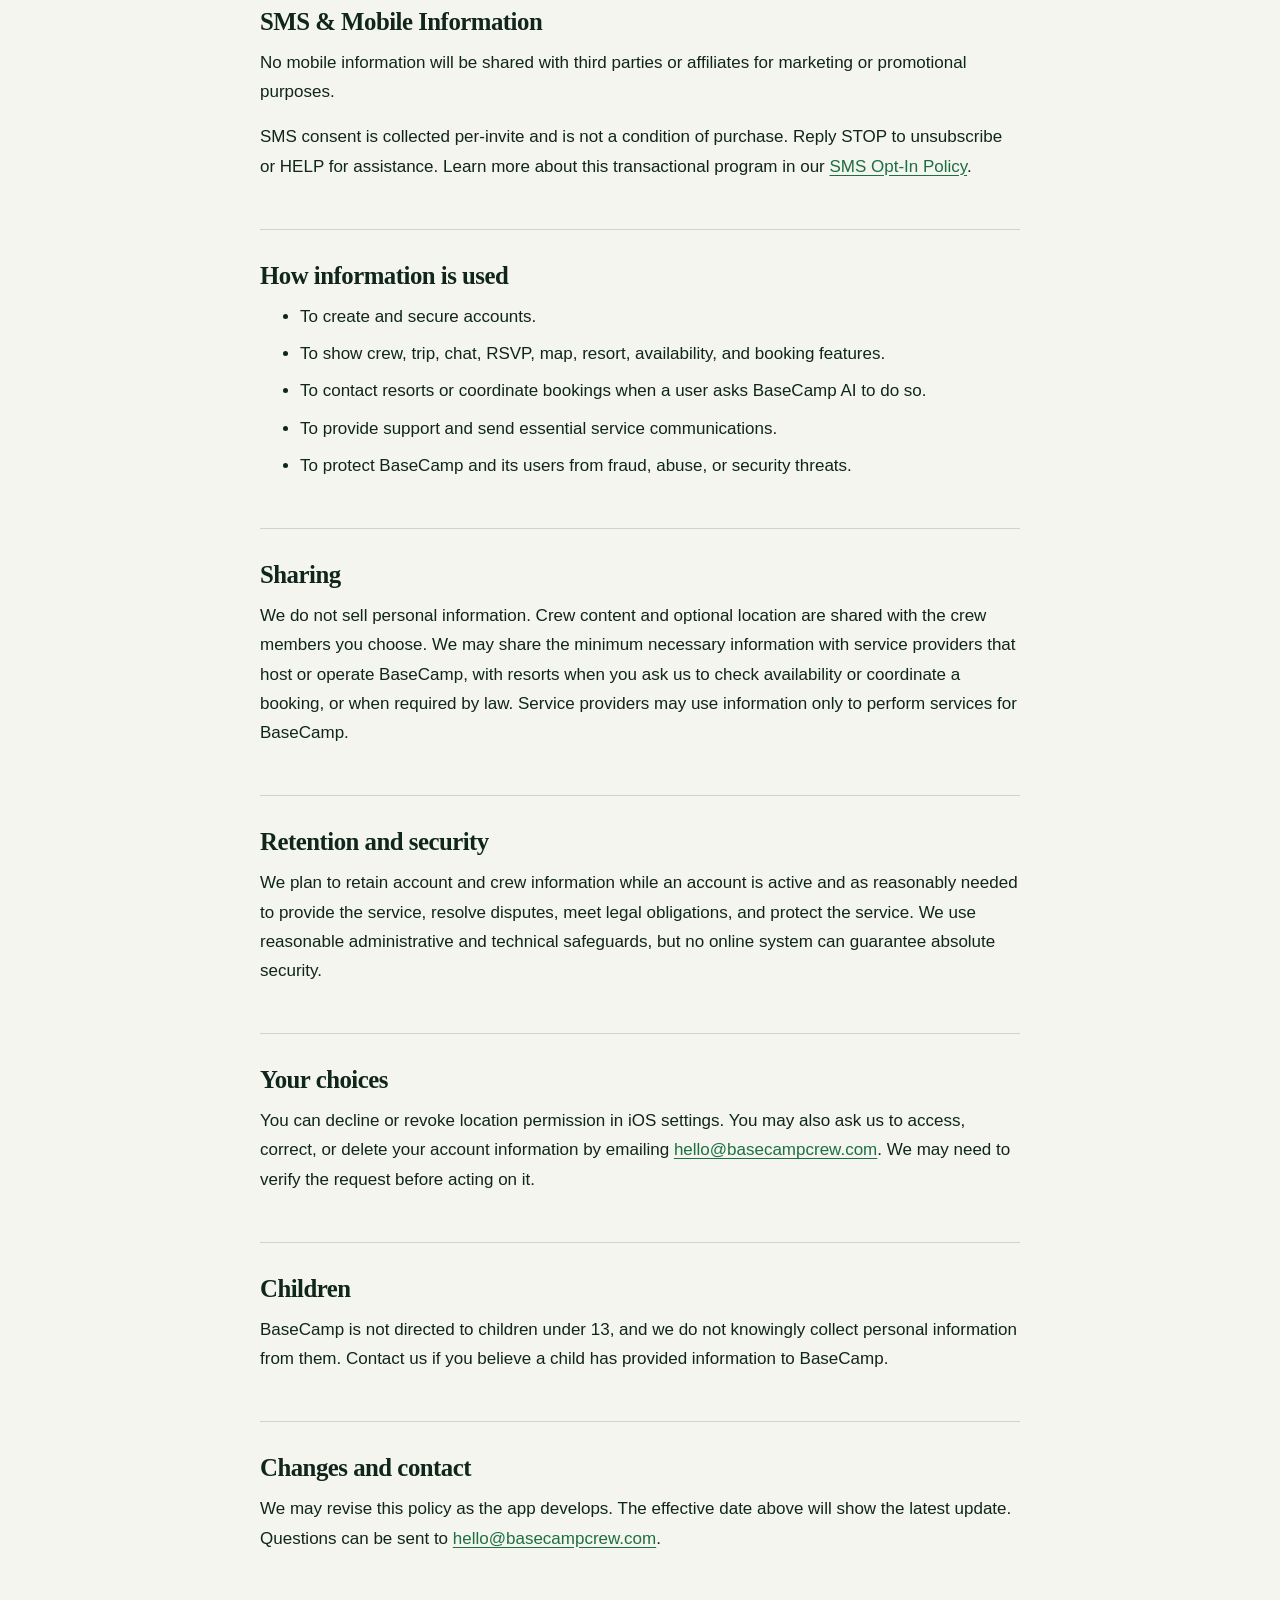
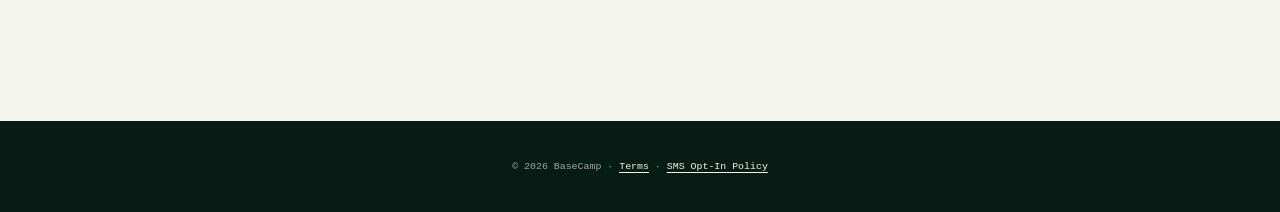
<file: privacy.html>
<!doctype html>
<html lang="en">
<head>
  <meta charset="utf-8">
  <meta name="viewport" content="width=device-width, initial-scale=1">
  <title>Privacy Policy — BaseCamp</title>
  <meta name="description" content="BaseCamp privacy policy for the pre-launch website and iOS app.">
  <meta name="robots" content="index,follow">
  <link rel="canonical" href="https://basecampcrew.com/privacy">
  <link rel="icon" href="data:image/svg+xml,%3Csvg xmlns='http://www.w3.org/2000/svg' viewBox='0 0 64 64'%3E%3Crect width='64' height='64' rx='16' fill='%231d6f42'/%3E%3Cpath d='M11 46 28 16l8 14 5-8 13 24Z' fill='%23f4f4ec'/%3E%3C/svg%3E">
  <link rel="stylesheet" href="/css/legal.css">
</head>
<body>
  <a class="skip-link" href="#content">Skip to content</a>
  <header class="legal-header"><a class="brand" href="/"><svg viewBox="0 0 44 44" aria-hidden="true"><path d="M5 35 19.6 9l6.8 11.8 4.2-6.8L39 35Z"/><path class="fire" d="m18 35 7.1-11.6L32 35Z"/></svg>BaseCamp</a><a class="back" href="/">← Back to camp</a></header>
  <main id="content">
    <p class="legal-kicker">Effective July 17, 2026</p>
    <h1>Privacy, in plain language.</h1>
    <p class="intro">BaseCamp is being built for trusted groups of RV-owning friends. We collect only what is needed to run the service, and this pre-launch website does not track you.</p>
    <div class="notice"><strong>This website collects no personal data.</strong>There are no forms, cookies, analytics, advertising pixels, or account sign-ins on basecampcrew.com.</div>
    <section><h2>Who this policy covers</h2><p>This policy describes the BaseCamp marketing website and the forthcoming BaseCamp iOS application (together, “BaseCamp”). Because the app is not yet publicly available, some operational details may change before launch. We will update this policy if they do.</p></section>
    <section><h2>Information the app collects</h2><h3>Account information</h3><p>When you create an account, the app collects your email address so you can sign in, receive essential account communications, and recover access.</p><h3>Crew and trip content</h3><p>BaseCamp stores content you choose to add, such as crew membership, messages, trip dates, RSVPs, RV details, resort preferences, and booking coordination information. This content is used to provide the features you request and is visible to the crew members involved in that trip or crew.</p><h3>Optional location</h3><p>If you grant iOS location permission and choose to share your location for a trip, BaseCamp processes your location so it can appear on the shared crew map. Location sharing is optional, can be turned off, and is shared only with your crew—not with other BaseCamp users or advertisers.</p><h3>Family invite phone numbers</h3><p>If an existing user sends a family invite, the phone number they enter is used only to deliver that one-time transactional invitation. Learn more in the <a href="/opt-in">BaseCamp Family Invites SMS Opt-In Policy</a>.</p></section>
    <section><h2>SMS &amp; Mobile Information</h2><p>No mobile information will be shared with third parties or affiliates for marketing or promotional purposes.</p><p>SMS consent is collected per-invite and is not a condition of purchase. Reply STOP to unsubscribe or HELP for assistance. Learn more about this transactional program in our <a href="/opt-in">SMS Opt-In Policy</a>.</p></section>
    <section><h2>How information is used</h2><ul><li>To create and secure accounts.</li><li>To show crew, trip, chat, RSVP, map, resort, availability, and booking features.</li><li>To contact resorts or coordinate bookings when a user asks BaseCamp AI to do so.</li><li>To provide support and send essential service communications.</li><li>To protect BaseCamp and its users from fraud, abuse, or security threats.</li></ul></section>
    <section><h2>Sharing</h2><p>We do not sell personal information. Crew content and optional location are shared with the crew members you choose. We may share the minimum necessary information with service providers that host or operate BaseCamp, with resorts when you ask us to check availability or coordinate a booking, or when required by law. Service providers may use information only to perform services for BaseCamp.</p></section>
    <section><h2>Retention and security</h2><p>We plan to retain account and crew information while an account is active and as reasonably needed to provide the service, resolve disputes, meet legal obligations, and protect the service. We use reasonable administrative and technical safeguards, but no online system can guarantee absolute security.</p></section>
    <section><h2>Your choices</h2><p>You can decline or revoke location permission in iOS settings. You may also ask us to access, correct, or delete your account information by emailing <a href="mailto:hello@basecampcrew.com">hello@basecampcrew.com</a>. We may need to verify the request before acting on it.</p></section>
    <section><h2>Children</h2><p>BaseCamp is not directed to children under 13, and we do not knowingly collect personal information from them. Contact us if you believe a child has provided information to BaseCamp.</p></section>
    <section><h2>Changes and contact</h2><p>We may revise this policy as the app develops. The effective date above will show the latest update. Questions can be sent to <a href="mailto:hello@basecampcrew.com">hello@basecampcrew.com</a>.</p></section>
  </main>
  <footer>© 2026 BaseCamp · <a href="/terms">Terms</a> · <a href="/opt-in">SMS Opt-In Policy</a></footer>
</body>
</html>
</file>
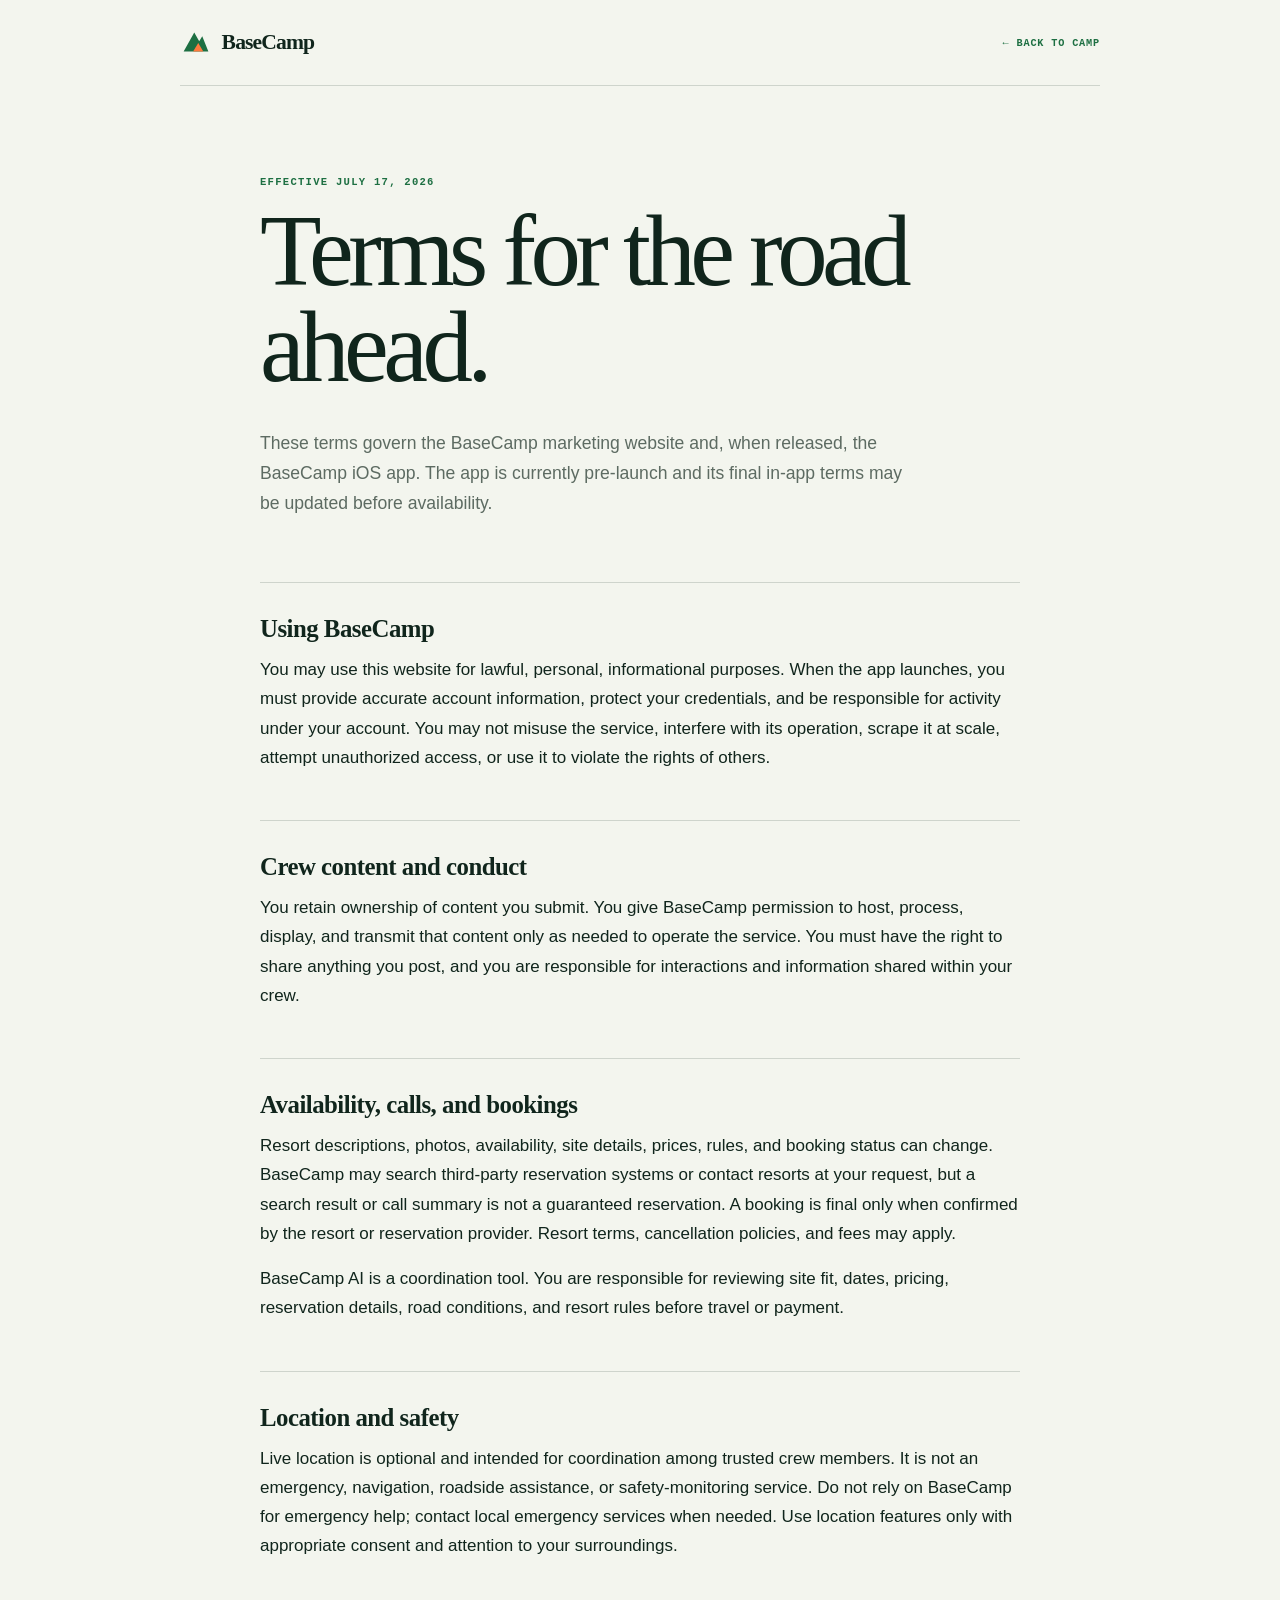
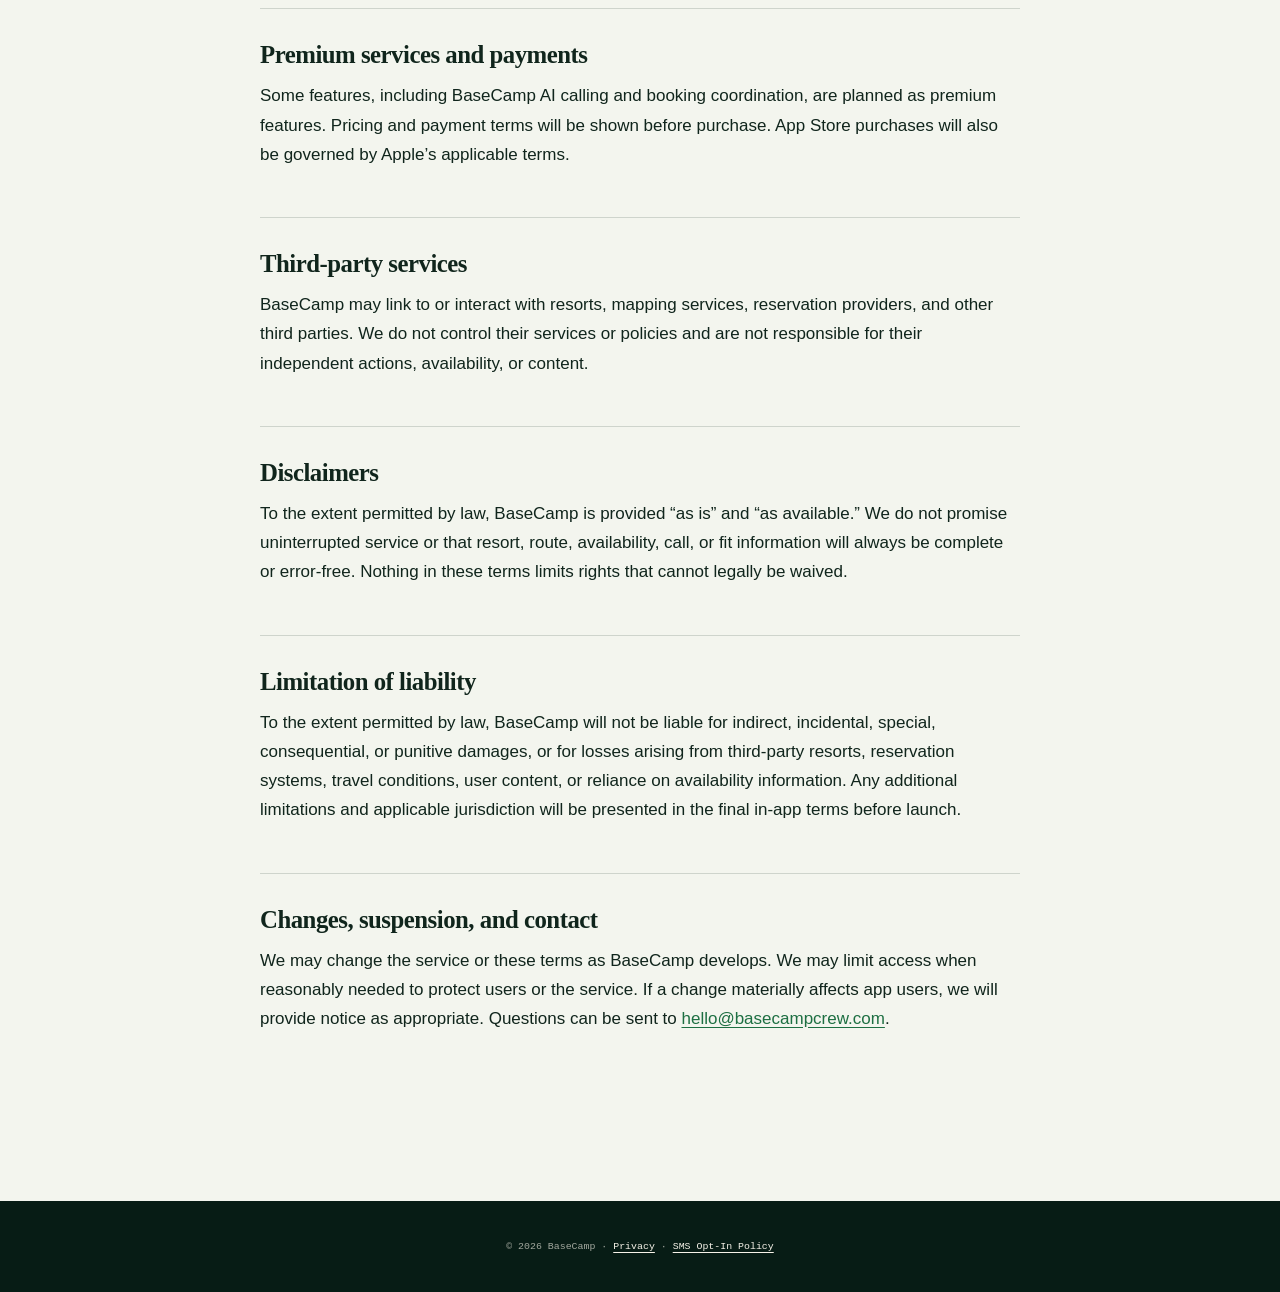
<file: terms.html>
<!doctype html>
<html lang="en">
<head>
  <meta charset="utf-8">
  <meta name="viewport" content="width=device-width, initial-scale=1">
  <title>Terms of Use — BaseCamp</title>
  <meta name="description" content="Terms of use for the BaseCamp pre-launch website and forthcoming iOS app.">
  <link rel="canonical" href="https://basecampcrew.com/terms">
  <link rel="icon" href="data:image/svg+xml,%3Csvg xmlns='http://www.w3.org/2000/svg' viewBox='0 0 64 64'%3E%3Crect width='64' height='64' rx='16' fill='%231d6f42'/%3E%3Cpath d='M11 46 28 16l8 14 5-8 13 24Z' fill='%23f4f4ec'/%3E%3C/svg%3E">
  <link rel="stylesheet" href="/css/legal.css">
</head>
<body>
  <a class="skip-link" href="#content">Skip to content</a>
  <header class="legal-header"><a class="brand" href="/"><svg viewBox="0 0 44 44" aria-hidden="true"><path d="M5 35 19.6 9l6.8 11.8 4.2-6.8L39 35Z"/><path class="fire" d="m18 35 7.1-11.6L32 35Z"/></svg>BaseCamp</a><a class="back" href="/">← Back to camp</a></header>
  <main id="content">
    <p class="legal-kicker">Effective July 17, 2026</p>
    <h1>Terms for the road ahead.</h1>
    <p class="intro">These terms govern the BaseCamp marketing website and, when released, the BaseCamp iOS app. The app is currently pre-launch and its final in-app terms may be updated before availability.</p>
    <section><h2>Using BaseCamp</h2><p>You may use this website for lawful, personal, informational purposes. When the app launches, you must provide accurate account information, protect your credentials, and be responsible for activity under your account. You may not misuse the service, interfere with its operation, scrape it at scale, attempt unauthorized access, or use it to violate the rights of others.</p></section>
    <section><h2>Crew content and conduct</h2><p>You retain ownership of content you submit. You give BaseCamp permission to host, process, display, and transmit that content only as needed to operate the service. You must have the right to share anything you post, and you are responsible for interactions and information shared within your crew.</p></section>
    <section><h2>Availability, calls, and bookings</h2><p>Resort descriptions, photos, availability, site details, prices, rules, and booking status can change. BaseCamp may search third-party reservation systems or contact resorts at your request, but a search result or call summary is not a guaranteed reservation. A booking is final only when confirmed by the resort or reservation provider. Resort terms, cancellation policies, and fees may apply.</p><p>BaseCamp AI is a coordination tool. You are responsible for reviewing site fit, dates, pricing, reservation details, road conditions, and resort rules before travel or payment.</p></section>
    <section><h2>Location and safety</h2><p>Live location is optional and intended for coordination among trusted crew members. It is not an emergency, navigation, roadside assistance, or safety-monitoring service. Do not rely on BaseCamp for emergency help; contact local emergency services when needed. Use location features only with appropriate consent and attention to your surroundings.</p></section>
    <section><h2>Premium services and payments</h2><p>Some features, including BaseCamp AI calling and booking coordination, are planned as premium features. Pricing and payment terms will be shown before purchase. App Store purchases will also be governed by Apple’s applicable terms.</p></section>
    <section><h2>Third-party services</h2><p>BaseCamp may link to or interact with resorts, mapping services, reservation providers, and other third parties. We do not control their services or policies and are not responsible for their independent actions, availability, or content.</p></section>
    <section><h2>Disclaimers</h2><p>To the extent permitted by law, BaseCamp is provided “as is” and “as available.” We do not promise uninterrupted service or that resort, route, availability, call, or fit information will always be complete or error-free. Nothing in these terms limits rights that cannot legally be waived.</p></section>
    <section><h2>Limitation of liability</h2><p>To the extent permitted by law, BaseCamp will not be liable for indirect, incidental, special, consequential, or punitive damages, or for losses arising from third-party resorts, reservation systems, travel conditions, user content, or reliance on availability information. Any additional limitations and applicable jurisdiction will be presented in the final in-app terms before launch.</p></section>
    <section><h2>Changes, suspension, and contact</h2><p>We may change the service or these terms as BaseCamp develops. We may limit access when reasonably needed to protect users or the service. If a change materially affects app users, we will provide notice as appropriate. Questions can be sent to <a href="mailto:hello@basecampcrew.com">hello@basecampcrew.com</a>.</p></section>
  </main>
  <footer>© 2026 BaseCamp · <a href="/privacy">Privacy</a> · <a href="/opt-in">SMS Opt-In Policy</a></footer>
</body>
</html>
</file>
<file: css/site.css>
:root {
  color-scheme: light dark;
  --paper: #f3f5ee;
  --paper-2: #e9eddf;
  --ink: #10251c;
  --muted: #5d6b62;
  --green: #1d6f42;
  --green-deep: #0f4b2c;
  --green-surface: #1d6f42;
  --green-pale: #dce8d9;
  --orange: #ff7a3d;
  --amber: #f7c86c;
  --line: rgba(16, 37, 28, .16);
  --white: #fffdf7;
  --display: Charter, "Iowan Old Style", "Palatino Linotype", Georgia, serif;
  --sans: "Avenir Next", Avenir, "Trebuchet MS", sans-serif;
  --mono: "SFMono-Regular", Consolas, "Liberation Mono", monospace;
  --max: 1240px;
  --shadow: 0 28px 60px rgba(13, 49, 30, .16);
  --sky-day: #1d6f42;
  --sky-mix: 0%;
  --sky-dawn: #f3f5ee;
  --sky-noon: #f1dfbd;
  --sky-dusk: #1f6c5d;
  --sky-night: #071c15;
  --sky-fire: #ff7a3d;
}

* { box-sizing: border-box; }
html { scroll-behavior: smooth; }
html.lenis, html.lenis body { height: auto; }
.lenis.lenis-smooth { scroll-behavior: auto !important; }
.lenis.lenis-stopped { overflow: clip; }
body { margin: 0; overflow-x: hidden; background: var(--paper); color: var(--ink); font-family: var(--sans); font-size: 17px; line-height: 1.6; }
main { position: relative; }
a { color: inherit; }
svg { display: block; }
.avatar-sprite { position: absolute; width: 0; height: 0; overflow: hidden; pointer-events: none; }
.portrait-bg-sarah { fill: #f7c86c; }
.portrait-bg-katie { fill: #b8d4c0; }
.portrait-hair { stroke: #10251c; stroke-linecap: round; stroke-linejoin: round; stroke-width: 1.25; }
.portrait-hair-sarah { fill: #bd7d43; }
.portrait-hair-katie { fill: #2b201f; }
.portrait-skin { fill: #d99a70; }
.portrait-face { stroke: #10251c; stroke-width: 1.25; }
.portrait-face-katie { stroke-width: 1.35; }
.portrait-top { stroke: #10251c; stroke-linejoin: round; stroke-width: 1.25; }
.portrait-top-sarah { fill: #1d6f42; }
.portrait-top-katie { fill: #10251c; }
.portrait-halter { fill: #10251c; }
.portrait-flannel { fill: #dce8d9; stroke: #10251c; stroke-linejoin: round; stroke-width: 1.25; }
.portrait-flannel-line { fill: none; stroke: #1d6f42; stroke-linecap: round; stroke-linejoin: round; stroke-width: 1.25; }
.portrait-brow, .portrait-eye, .portrait-eye-crease, .portrait-nose, .portrait-smile-crease { fill: none; stroke: #10251c; stroke-linecap: round; stroke-linejoin: round; }
.portrait-brow { stroke-width: 2.3; }
.portrait-brow-katie { stroke-width: 2.8; }
.portrait-eye { stroke-width: 2.25; }
.portrait-eye-katie { stroke-width: 2.7; }
.portrait-iris { fill: #3c251f; }
.portrait-eye-crease, .portrait-smile-crease { stroke-width: 1.2; }
.portrait-nose { stroke-width: 1.25; }
.portrait-smile { fill: #fffdf7; stroke: #10251c; stroke-linejoin: round; stroke-width: 1.25; }
.portrait-mouth-open { fill: #4b211c; stroke: #10251c; stroke-linejoin: round; stroke-width: 1.35; }
.portrait-teeth { fill: #fffdf7; }
.portrait-tongue { fill: #c96f69; }
.portrait-hoop { fill: none; stroke: #d6a949; stroke-width: 2.1; }
.portrait-hoop-beaded { stroke-dasharray: 1.1 2.15; stroke-linecap: round; stroke-width: 2.8; }
.portrait-hair-highlight { fill: none; stroke-linecap: round; stroke-width: 1.15; }
.portrait-hair-highlight-katie { stroke: rgba(154,105,84,.72); }
.portrait-hair-highlight-sarah { stroke: rgba(245,201,123,.68); }
.portrait-hair-part { fill: none; stroke: #130f0f; stroke-linecap: round; stroke-width: 1.5; }
.portrait-watch { fill: #d6a949; stroke: #7e622d; stroke-width: .8; }
.portrait-watch-mesh, .portrait-ring-detail { fill: none; stroke: #fff0b9; stroke-linecap: round; stroke-width: .75; }
.portrait-large-detail { opacity: var(--portrait-detail, 0); }
.portrait-sunglasses circle { fill: #10251c; stroke: #f3f5ee; stroke-width: 1; }
.portrait-sunglasses path { fill: none; stroke: #10251c; stroke-linecap: round; stroke-width: 1.8; }
.portrait-ring { fill: none; stroke: #fffdf7; stroke-width: 3; }
:focus-visible { outline: 3px solid var(--orange); outline-offset: 4px; }
.skip-link { position: fixed; z-index: 999; top: 8px; left: 8px; padding: .65rem 1rem; transform: translateY(-150%); border-radius: 8px; background: var(--ink); color: var(--paper); }
.skip-link:focus { transform: none; }

.site-header { position: absolute; z-index: 20; top: 0; left: 50%; display: grid; grid-template-columns: 1fr auto 1fr; align-items: center; width: min(100% - 56px, var(--max)); height: 92px; transform: translateX(-50%); border-bottom: 1px solid var(--line); }
.brand { display: inline-flex; align-items: center; gap: .65rem; width: max-content; color: var(--ink); font-family: var(--display); font-size: 1.42rem; font-weight: 700; letter-spacing: -.04em; text-decoration: none; }
.brand svg { width: 34px; fill: var(--green); }
.brand .brand-fire { fill: var(--orange); }
.footer-brand svg { transform-origin: 50% 100%; }
.footer-brand:hover svg, .footer-brand:focus-visible svg { animation: tree-sway .72s cubic-bezier(.22,1,.36,1) 1; }
@keyframes tree-sway { 30% { transform: rotate(-5deg); } 62% { transform: rotate(3deg); } 82% { transform: rotate(-1deg); } }
nav { display: flex; align-items: center; gap: 2.4rem; }
nav a, .header-status { font-family: var(--mono); font-size: .69rem; font-weight: 700; letter-spacing: .08em; text-decoration: none; text-transform: uppercase; }
nav a { position: relative; }
nav a::after { position: absolute; right: 0; bottom: -.45rem; left: 0; height: 2px; transform: scaleX(0); transform-origin: left; background: var(--orange); content: ""; transition: transform .25s ease; }
nav a:hover::after, nav a:focus-visible::after { transform: scaleX(1); }
.header-status { justify-self: end; padding: .45rem .72rem; border: 1px solid var(--line); border-radius: 99px; }

.hero { --section-sky: var(--sky-dawn); position: relative; display: grid; grid-template-columns: .85fr 1.15fr; align-items: center; min-height: 760px; padding: 146px max(28px, calc((100vw - var(--max)) / 2)) 64px; background-color: var(--section-sky); background-image: radial-gradient(circle at 12% 20%, rgba(29,111,66,.07) 0 1px, transparent 1.5px); background-size: 19px 19px; }
.hero-copy { position: relative; z-index: 3; min-width: 0; padding-bottom: 2rem; }
.eyebrow, .kicker { font-family: var(--mono); font-size: .72rem; font-weight: 700; letter-spacing: .12em; text-transform: uppercase; }
.eyebrow { display: flex; align-items: center; gap: .7rem; color: var(--green); }
.eyebrow span { display: inline-block; width: 28px; height: 1px; background: currentColor; }
h1, h2 { margin: 0; font-family: var(--display); font-weight: 500; letter-spacing: -.06em; line-height: .92; }
h1 { max-width: 670px; font-size: clamp(4.3rem, 7.4vw, 7.25rem); }
h1 em, h2 em { color: var(--green); font-weight: 500; }
.lede { width: min(100%, 560px); max-width: none; margin: 2rem 0 2.2rem; overflow: visible; color: var(--muted); font-size: clamp(1.05rem, 1.5vw, 1.3rem); line-height: 1.5; }
.hero-actions { display: flex; align-items: center; gap: 1.1rem; flex-wrap: wrap; }
.app-badge { --mag-x: 0px; --mag-y: 0px; --badge-bob: 0px; display: inline-flex; align-items: center; gap: .7rem; min-width: 206px; padding: .62rem 1.05rem; transform: translate3d(var(--mag-x), calc(var(--mag-y) + var(--badge-bob)), 0); border-radius: 13px; background: var(--ink); color: var(--paper); text-decoration: none; transition: box-shadow .2s ease; }
.app-badge:hover, .app-badge:focus-visible { box-shadow: 0 8px 18px rgba(0,0,0,.18); }
.app-badge svg { width: 26px; fill: currentColor; }
.app-badge span { display: grid; font-size: 1.18rem; font-weight: 700; line-height: 1.05; }
.app-badge small { margin-bottom: .15rem; font-size: .62rem; font-weight: 500; letter-spacing: .03em; }
.no-signup { max-width: 120px; color: var(--muted); font-family: var(--mono); font-size: .62rem; line-height: 1.35; text-transform: uppercase; }
.hero-art { position: relative; min-width: 690px; margin-right: -8vw; transform: translateY(var(--parallax-y, 0)); }
.hero-scene { --sun-brightness: 1; --sun-hue: 0deg; --sun-saturation: 1; width: 100%; overflow: visible; }
.sun-halo { fill: var(--orange); opacity: .12; transform-box: fill-box; transform-origin: center; }
.sun { filter: brightness(var(--sun-brightness)) saturate(var(--sun-saturation)) hue-rotate(var(--sun-hue)); transform-box: fill-box; transform-origin: center; }
.cloud { fill: var(--white); opacity: .52; }
.bird-flight-path { fill: none; stroke: none; }
.bird-flock { fill: var(--ink); opacity: 0; }
.hero-scene .route-orbit { fill: none; stroke: var(--orange); stroke-dasharray: 4 12; stroke-linecap: round; stroke-width: 2; }
.route-dot { fill: var(--orange); }
.mountain-far { fill: #9eb7a4; }
.mountain-near { fill: var(--green); }
.snow { fill: var(--paper); opacity: .9; }
.forest { fill: var(--green-deep); }
.ground { fill: #b8c9ad; }
.road { fill: #d9d8c6; }
.road-line { fill: none; stroke: #fffdf7; stroke-dasharray: 14 18; stroke-width: 4; }
.rv circle { fill: var(--ink); }
.rv .hub { fill: var(--paper); }
.wheel-spoke { fill: none; stroke: var(--ink); stroke-linecap: round; stroke-width: 2; transform-box: fill-box; transform-origin: center; }
.rv-body { fill: var(--white); stroke: var(--ink); stroke-width: 2; }
.rv-glass { fill: #bdd7d4; }
.rv-window { fill: var(--green); }
.map-label path { fill: var(--orange); }
.map-label circle { fill: var(--white); }
.map-label text { fill: var(--ink); font: 700 13px var(--mono); letter-spacing: 1px; }
.hero-coordinate { position: absolute; right: 11%; bottom: 3%; margin: 0; padding: .35rem .6rem; background: var(--paper); color: var(--green); font: 700 .6rem var(--mono); letter-spacing: .12em; }

.journey-thread { position: absolute; z-index: 5; top: 620px; right: 0; bottom: 470px; left: 0; width: 100%; height: calc(100% - 1090px); overflow: visible; pointer-events: none; }
.journey-ghost, .journey-route, .journey-mask-path { fill: none; stroke-linecap: round; }
.journey-ghost { stroke: var(--green); stroke-dasharray: 2 13; stroke-width: 3; opacity: .17; }
.journey-route { stroke: var(--orange); stroke-dasharray: 7 16; stroke-width: 4; }
.journey-mask-path { stroke: #fff; stroke-width: 18; stroke-dasharray: var(--trail-length, none); stroke-dashoffset: var(--trail-offset, 0); }
.journey-rv { fill: var(--orange); filter: drop-shadow(0 4px 6px rgba(7,28,21,.2)); }
.journey-rv rect { fill: var(--white); }
.journey-rv circle { fill: var(--ink); }
.journey-rv .journey-headlight { fill: url(#journey-headlight); opacity: .48; }

.motion-word { display: inline-block; filter: blur(var(--word-blur, 0)); }
.typed-char { display: inline-block; }

.marquee { overflow: hidden; padding: 1.2rem 0; border-block: 1px solid rgba(255,255,255,.24); background: var(--green-surface); color: var(--white); white-space: nowrap; }
.marquee div { width: max-content; font: 700 .68rem var(--mono); letter-spacing: .12em; }
.marquee span { margin: 0 2.2rem; color: var(--orange); }

.feature { display: grid; grid-template-columns: 1fr 1.15fr; gap: clamp(3rem, 7vw, 7rem); align-items: center; min-height: 700px; padding: 96px max(28px, calc((100vw - var(--max)) / 2)); background: var(--section-sky, var(--paper)); }
.together { --section-sky: var(--sky-dawn); }
.section-copy { max-width: 520px; }
.kicker { margin: 0 0 2rem; color: var(--green); }
h2 { font-size: clamp(3.4rem, 6vw, 6.5rem); }
.section-copy > p:not(.kicker), .availability-heading > p:not(.kicker), .ai-intro > p:not(.kicker) { margin: 2rem 0; color: var(--muted); font-size: 1.12rem; }
.crew-feature { display: grid; gap: .75rem; width: max-content; max-width: 100%; margin: 2rem 0 .5rem; }
.crew-portrait-cards { display: flex; align-items: flex-end; padding: .7rem .9rem .6rem .5rem; }
.crew-portrait-card { position: relative; display: grid; justify-items: center; padding: 9px 9px 7px; border: 1px solid rgba(16,37,28,.12); border-radius: 4px 22px 4px 4px; background: var(--white); box-shadow: 0 18px 36px rgba(13,49,30,.17); transform-box: border-box; transform-origin: 50% 85%; }
.crew-card-katie { z-index: 2; width: 174px; transform: rotate(-4deg); }
.crew-card-sarah { z-index: 1; width: 152px; margin-left: -20px; transform: translateY(10px) rotate(5deg); }
.crew-card-portrait { overflow: visible; width: 100%; aspect-ratio: 1; }
.crew-card-katie .crew-card-portrait { --portrait-detail: 1; }
.crew-portrait-card p { display: flex; align-items: center; justify-content: space-between; width: 100%; margin: 5px 0 0; padding: 0 5px; color: #10251c; font: 800 .65rem var(--mono); letter-spacing: .13em; text-transform: uppercase; }
.crew-motif { width: 20px; height: 20px; fill: none; stroke: #1d6f42; stroke-linecap: round; stroke-linejoin: round; stroke-width: 1.7; }
.crew-motif .motif-fill { fill: #ff7a3d; stroke: #10251c; }
.crew-card-sarah .crew-motif .motif-fill { fill: #1d6f42; }
.crew-card-sarah .crew-motif circle { fill: var(--white); stroke: none; }
.crew-more { display: flex; align-items: center; gap: .6rem; padding-left: .75rem; }
.crew-dot { width: 24px; height: 24px; border: 3px solid var(--paper); border-radius: 50%; box-shadow: 0 5px 12px rgba(13,49,30,.12); }
.crew-dot-orange { background: var(--orange); }
.crew-dot-green { background: var(--green); }
.crew-cluster-caption { color: var(--green); font: 700 .61rem/1.35 var(--mono); letter-spacing: .09em; text-transform: uppercase; }
.feature-list { display: grid; gap: 0; margin: 2.8rem 0 0; padding: 0; border-top: 1px solid var(--line); list-style: none; }
.feature-list li { display: grid; grid-template-columns: 48px 1fr; align-items: center; padding: 1rem 0; border-bottom: 1px solid var(--line); }
.feature-list li > span { color: var(--orange); font: 700 .65rem var(--mono); }
.feature-list div { display: flex; justify-content: space-between; align-items: baseline; gap: 1rem; }
.feature-list strong { font-family: var(--display); font-size: 1.2rem; }
.feature-list small { color: var(--muted); font-size: .74rem; }
.plan-art { transform: translateY(var(--parallax-y, 0)); }
.map-board { position: relative; overflow: hidden; min-height: 570px; border: 1px solid rgba(16,37,28,.15); border-radius: 4px 42px 4px 4px; background: #dfe8d8; box-shadow: var(--shadow); transform: rotate(1.8deg); }
.map-board::before { position: absolute; inset: 0; background-image: linear-gradient(rgba(29,111,66,.07) 1px, transparent 1px), linear-gradient(90deg, rgba(29,111,66,.07) 1px, transparent 1px); background-size: 36px 36px; content: ""; }
.map-top { position: relative; z-index: 2; display: flex; justify-content: space-between; padding: 1rem 1.2rem; border-bottom: 1px solid rgba(16,37,28,.14); background: rgba(243,245,238,.88); font: 700 .63rem var(--mono); letter-spacing: .08em; }
.map-board > svg { position: absolute; inset: 72px 0 auto; width: 100%; }
.contour { fill: none; stroke: rgba(29,111,66,.19); stroke-width: 2; }
.map-route { fill: none; stroke: var(--orange); stroke-dasharray: 10 11; stroke-linecap: round; stroke-width: 4; }
.pin path { fill: var(--green); }
.pin circle { fill: var(--white); }
.pin text { fill: var(--ink); font: 700 11px var(--mono); letter-spacing: 1px; }
.camp-pin circle { fill: var(--orange); }
.camp-pin path { fill: none; stroke: var(--white); stroke-width: 2; }
.message-note { position: absolute; z-index: 3; display: grid; min-width: 190px; padding: .8rem 1rem; border: 1px solid rgba(16,37,28,.14); border-radius: 13px 13px 13px 3px; background: var(--white); box-shadow: 0 9px 20px rgba(25,55,39,.12); line-height: 1.25; }
.message-note b { font-size: .77rem; }
.message-note span { margin-top: .35rem; color: var(--muted); font: .58rem var(--mono); }
.note-one { right: 8%; bottom: 12%; }
.note-two { bottom: 30%; left: 5%; }

.discover { --section-sky: var(--sky-noon); grid-template-columns: 1.18fr .82fr; overflow: hidden; background: var(--section-sky); }
.discover .section-copy { order: 2; }
.discover-art { position: relative; min-height: 640px; transform: translateY(var(--parallax-y, 0)); }
.resort-card { position: absolute; overflow: hidden; border: 7px solid var(--white); background: var(--white); box-shadow: var(--shadow); }
.resort-large { top: 10%; left: 0; width: 58%; transform: rotate(-4deg); }
.resort-small { width: 43%; }
.resort-top { top: 0; right: 1%; transform: rotate(4deg); }
.resort-bottom { right: 3%; bottom: 5%; transform: rotate(2deg); }
.resort-picture { position: relative; overflow: hidden; height: 275px; }
.resort-small .resort-picture { height: 180px; }
.resort-info { display: flex; justify-content: space-between; align-items: center; min-height: 72px; padding: .7rem .85rem; color: #10251c; }
.resort-info div { display: grid; }
.resort-info small { color: #657168; font: 700 .52rem var(--mono); letter-spacing: .1em; }
.resort-info strong { font-family: var(--display); font-size: 1.07rem; }
.resort-info > span { display: grid; place-items: center; width: 38px; height: 38px; border-radius: 50%; background: var(--green-pale); color: var(--green-deep); font: 700 .66rem var(--mono); }
.desert-scene { background: linear-gradient(#f5bf7e 0 45%, #d26d43 45% 62%, #e6a467 62%); }
.sun-disc { position: absolute; top: 28px; right: 40px; width: 76px; height: 76px; border-radius: 50%; background: #ffe2a1; }
.mesa { position: absolute; bottom: 0; background: #9e3f2f; clip-path: polygon(8% 60%, 25% 60%, 36% 16%, 72% 12%, 78% 50%, 100% 70%, 100% 100%, 0 100%); }
.mesa-a { left: -8%; width: 72%; height: 70%; }
.mesa-b { right: -20%; width: 74%; height: 62%; background: #b54e35; }
.tiny-rv { position: absolute; bottom: 25px; left: 48%; width: 54px; height: 24px; border-radius: 3px 7px 2px 2px; background: var(--white); box-shadow: 0 5px 0 -2px #10251c; }
.tiny-rv::after { position: absolute; right: 7px; bottom: 6px; width: 11px; height: 8px; background: #1d6f42; content: ""; }
.coast-scene { background: #f6dca7; }
.coast-sun { position: absolute; top: 18px; left: 28px; width: 62px; height: 62px; border-radius: 50%; background: var(--orange); }
.coast-hill { position: absolute; right: -20%; bottom: 24%; width: 115%; height: 58%; border-radius: 80% 0 0; background: var(--green); }
.coast-water { position: absolute; right: 0; bottom: 0; left: 0; height: 34%; background: #77aaa8; }
.forest-scene { display: flex; align-items: flex-end; justify-content: space-around; padding: 1rem 1.3rem; background: linear-gradient(#9ec3b1 0 46%, #376b4b 47%); }
.forest-scene span { z-index: 2; width: 18%; height: 72%; background: var(--green-deep); clip-path: polygon(50% 0, 100% 100%, 0 100%); }
.forest-scene span:nth-child(2) { height: 92%; }
.forest-scene i { position: absolute; right: 8%; bottom: 6%; width: 45%; height: 28%; border-radius: 50%; background: #84a67a; }
.catalog-seal { position: absolute; z-index: 4; bottom: 6%; left: 38%; display: grid; place-items: center; width: 134px; height: 134px; border: 2px solid var(--paper); border-radius: 50%; outline: 1px dashed rgba(255,255,255,.7); outline-offset: -8px; background: var(--green); color: var(--white); transform: rotate(-8deg); }
.catalog-seal strong { margin-bottom: -1.2rem; font-family: var(--display); font-size: 2rem; }
.catalog-seal span { font: 700 .54rem var(--mono); letter-spacing: .08em; }
.micro-proof { display: flex; align-items: center; gap: 1rem; margin-top: 2rem; }
.proof-line { flex: 0 0 60px; height: 1px; background: var(--orange); }
.micro-proof p { max-width: 250px; color: var(--muted); font: .68rem/1.5 var(--mono); text-transform: uppercase; }

.availability { --section-sky: var(--sky-dusk); padding: 120px max(28px, calc((100vw - var(--max)) / 2)); background: var(--section-sky); color: var(--white); }
.availability-heading { display: grid; grid-template-columns: 1fr .55fr; gap: 1rem 5rem; align-items: end; }
.availability-heading .kicker { grid-column: 1 / -1; color: var(--amber); }
.availability-heading h2 { color: var(--white); }
.availability-heading h2 em { color: var(--amber); }
.availability-heading > p:not(.kicker) { color: rgba(255,255,255,.72); }
.search-stage { position: relative; display: grid; grid-template-columns: .8fr 100px 1.2fr; align-items: center; min-height: 440px; margin-top: 5rem; }
.search-query { display: flex; align-items: center; gap: 1rem; padding: 1.4rem; border: 1px solid rgba(255,255,255,.25); border-radius: 16px; background: rgba(5,46,25,.44); box-shadow: 0 30px 45px rgba(0,0,0,.13); }
.search-query div { display: grid; }
.search-query small { color: var(--amber); font: 700 .55rem var(--mono); letter-spacing: .1em; }
.search-query strong { font-size: .93rem; }
.search-icon { position: relative; width: 24px; height: 24px; border: 2px solid var(--white); border-radius: 50%; }
.search-icon::after { position: absolute; right: -6px; bottom: -4px; width: 8px; height: 2px; rotate: 45deg; background: var(--white); content: ""; }
.search-arrow { margin-left: auto; color: var(--orange); font-size: 1.5rem; }
.system-lines { display: grid; align-content: center; gap: 12px; }
.system-lines span { display: block; height: 1px; background: rgba(255,255,255,.25); }
.system-lines span:nth-child(1), .system-lines span:nth-child(5) { width: 65%; }
.system-lines span:nth-child(2), .system-lines span:nth-child(4) { width: 82%; }
.search-results { overflow: hidden; border-radius: 17px; background: var(--white); color: #10251c; box-shadow: 0 30px 55px rgba(0,0,0,.25); }
.result-row { display: grid; grid-template-columns: 44px 1fr auto; gap: .9rem; align-items: center; padding: 1.1rem 1.2rem; border-bottom: 1px solid rgba(16,37,28,.1); }
.result-row:last-child { border: 0; }
.result-row > div { display: grid; }
.result-row strong { font-family: var(--display); font-size: 1.05rem; }
.result-row small { color: #647067; font-size: .68rem; }
.result-logo { display: grid; place-items: center; width: 42px; height: 42px; border-radius: 10px; background: #dce8d9; color: var(--green-deep); font: 700 .66rem var(--mono); }
.open-pill, .full-pill { padding: .32rem .6rem; border-radius: 99px; background: #d8f0dc; color: #145c33; font: 700 .56rem var(--mono); letter-spacing: .07em; }
.full-pill { background: #eeeae4; color: #7b756c; }
.result-row.muted { opacity: .66; }
.systems-caption { position: absolute; right: 0; bottom: 0; margin: 0; color: var(--amber); font: 700 .6rem var(--mono); letter-spacing: .12em; }

.ai-section { --section-sky: var(--sky-night); position: relative; overflow: hidden; padding: 130px max(28px, calc((100vw - var(--max)) / 2)); background: var(--section-sky); color: #f6f2e8; }
.ai-section::before { position: absolute; inset: 0; background-image: linear-gradient(rgba(255,255,255,.025) 1px, transparent 1px), linear-gradient(90deg, rgba(255,255,255,.025) 1px, transparent 1px); background-size: 44px 44px; content: ""; }
.signal-rings { position: absolute; top: -260px; right: -310px; width: 850px; height: 850px; }
.signal-rings span { position: absolute; inset: var(--ring, 0); border: 1px solid rgba(255,122,61,.18); border-radius: 50%; }
.signal-rings span:nth-child(2) { --ring: 90px; }
.signal-rings span:nth-child(3) { --ring: 180px; }
.signal-rings span:nth-child(4) { --ring: 270px; }
.ai-intro { position: relative; z-index: 2; max-width: 940px; }
.ai-intro .kicker { color: var(--orange); }
.ai-intro h2 { font-size: clamp(4rem, 7.8vw, 8.4rem); }
.ai-intro h2 em { color: var(--orange); }
.ai-intro > p:not(.kicker) { max-width: 650px; color: rgba(246,242,232,.7); }
.call-stage { position: relative; z-index: 2; display: grid; grid-template-columns: .5fr 1fr; align-items: center; max-width: 1020px; margin: 7rem auto; transform: translateY(var(--parallax-y, 0)); }
.phone-beacon { position: relative; z-index: 2; display: grid; place-items: center; width: 220px; height: 220px; margin-left: 20%; border-radius: 50%; background: var(--orange); box-shadow: 0 0 80px rgba(255,122,61,.24); }
.phone-beacon > svg { width: 130px; }
.phone-beacon > svg circle { fill: none; stroke: rgba(7,28,21,.22); stroke-width: 2; }
.phone-beacon > svg path { fill: #071c15; }
.beacon-pulse { position: absolute; inset: -22px; border: 1px solid rgba(255,122,61,.42); border-radius: 50%; opacity: 0; }
.call-card { margin-left: -70px; padding: 2.5rem 3rem 2.5rem 7rem; border: 1px solid rgba(255,255,255,.12); border-radius: 5px 32px 5px 5px; background: rgba(16,49,38,.88); box-shadow: 0 30px 60px rgba(0,0,0,.35); backdrop-filter: blur(8px); }
.call-card-meta { display: flex; justify-content: space-between; align-items: center; gap: .75rem 1.25rem; flex-wrap: wrap; }
.calling-label { display: flex; align-items: center; gap: .6rem; margin: 0; color: #8ed2a9; font: 700 .61rem var(--mono); letter-spacing: .1em; }
.calling-label span { width: 8px; height: 8px; border-radius: 50%; background: #67d48d; box-shadow: 0 0 0 5px rgba(103,212,141,.13); }
.call-requester { display: flex; align-items: center; gap: .45rem; margin: 0; color: rgba(246,242,232,.62); font: 700 .58rem var(--mono); letter-spacing: .04em; }
.call-requester svg { width: 28px; height: 28px; flex: 0 0 auto; }
.call-card h3 { margin: .8rem 0 1.5rem; font: 500 2.2rem var(--display); }
.waveform { display: flex; align-items: center; gap: 5px; height: 42px; margin: 1rem 0; }
.waveform i { width: 3px; height: 100%; transform: scaleY(.28); transform-origin: center; border-radius: 3px; background: var(--orange); }
.call-transcript { padding: 1rem 0 1.6rem; border-bottom: 1px solid rgba(255,255,255,.1); color: rgba(246,242,232,.7); font-family: var(--display); font-size: 1.15rem; font-style: italic; }
.call-success { --success-shadow: 0 0 0 rgba(0,0,0,0); display: flex; align-items: center; gap: .8rem; margin-top: 1.3rem; filter: drop-shadow(var(--success-shadow)); }
.call-success > span { display: grid; place-items: center; width: 32px; height: 32px; border-radius: 50%; background: #67d48d; color: #071c15; font-weight: 800; }
.call-success div { display: grid; }
.call-success strong { font-size: .83rem; }
.call-success small { color: rgba(246,242,232,.55); font-size: .67rem; }
.ai-capabilities { position: relative; z-index: 2; display: grid; grid-template-columns: repeat(3, 1fr); border: 1px solid rgba(255,255,255,.12); }
.ai-card { min-height: 390px; padding: 2rem; border-right: 1px solid rgba(255,255,255,.12); }
.ai-card:last-child { border: 0; }
.ai-card.featured { background: rgba(255,255,255,.045); }
.ai-number { color: var(--orange); font: 700 .61rem var(--mono); letter-spacing: .1em; }
.ai-card svg { width: 68px; margin: 3.2rem 0 2.2rem; fill: none; stroke: var(--orange); stroke-linecap: round; stroke-linejoin: round; stroke-width: 2; }
.ai-card h3 { margin: 0 0 .8rem; font: 500 1.55rem var(--display); }
.ai-card p { margin: 0; color: rgba(246,242,232,.62); font-size: .87rem; }
.ai-footnote { position: relative; z-index: 2; margin: 1.4rem 0 0; color: rgba(246,242,232,.42); font: .58rem var(--mono); text-align: right; text-transform: uppercase; }

.closing { --section-sky: var(--sky-fire); position: relative; display: grid; place-items: center; min-height: 720px; overflow: hidden; background: var(--section-sky); color: #10251c; text-align: center; }
.closing-art { position: absolute; inset: 0; }
.closing-sun { position: absolute; top: 17%; left: 50%; width: 160px; height: 160px; transform: translateX(-50%); border: 1px solid rgba(16,37,28,.28); border-radius: 50%; }
.closing-mountain { position: absolute; right: 0; bottom: 0; left: 0; height: 55%; background: #1d6f42; clip-path: polygon(0 100%,0 72%,18% 33%,29% 64%,49% 6%,67% 60%,82% 25%,100% 65%,100% 100%); }
.closing-mountain.m2 { height: 37%; background: #0f4b2c; clip-path: polygon(0 100%,0 66%,11% 38%,22% 69%,34% 25%,48% 70%,63% 37%,77% 70%,92% 30%,100% 61%,100% 100%); }
.closing-trees { position: absolute; right: 0; bottom: 0; left: 0; height: 15%; background: #071c15; clip-path: polygon(0 100%,0 80%,3% 15%,6% 80%,10% 5%,14% 80%,17% 25%,20% 80%,24% 0,28% 80%,32% 18%,36% 80%,41% 7%,45% 80%,50% 15%,55% 80%,60% 4%,65% 80%,70% 19%,74% 80%,79% 7%,84% 80%,89% 16%,94% 80%,97% 4%,100% 80%,100% 100%); }
.closing-copy { position: relative; z-index: 2; padding-bottom: 4rem; }
.closing-copy .kicker { color: #10251c; }
.closing-copy h2 { font-size: clamp(4.2rem, 8vw, 8rem); }
.closing-copy h2 em { color: #f8edda; }
.app-badge-light { margin-top: 2.8rem; background: #f8edda; color: #10251c; text-align: left; }

/* Section vignettes */
.plan-art { width: min(100%, 650px); justify-self: center; transform: translateY(var(--parallax-y, 0)) perspective(900px) rotateX(var(--tilt-x, 0deg)) rotateY(var(--tilt-y, 0deg)); transform-style: preserve-3d; }
.chat-phone { width: 100%; overflow: visible; }
.chat-route { fill: none; stroke: var(--orange); stroke-dasharray: 5 11; stroke-linecap: round; stroke-width: 3; }
.chat-device { filter: drop-shadow(0 25px 24px rgba(13,49,30,.16)); transform: rotate(1.7deg); transform-box: fill-box; transform-origin: center; transition: transform .35s cubic-bezier(.22,1,.36,1); }
.plan-art:hover .chat-device { transform: rotate(.5deg) translateY(-7px); }
.phone-shell { fill: var(--ink); }
.phone-screen { fill: #f7f4eb; }
.phone-notch { fill: #10251c; }
.phone-meta, .poll-label, .poll-ready { fill: #68746b; font: 700 12px var(--mono); letter-spacing: 1.2px; }
.avatar-one { fill: #f5a36d; }
.avatar-two { fill: #72a989; }
.avatar-three { fill: #e4c16f; }
.avatar-letter { fill: #10251c; font: 800 13px var(--sans); text-anchor: middle; }
.chat-avatar, .poll-avatar { overflow: visible; }
.bubble-in { fill: #e3e7dd; }
.bubble-out { fill: #1d6f42; }
.sender-name { fill: #68746b; font: 800 9px var(--mono); letter-spacing: .5px; text-transform: uppercase; }
.sender-name-light { fill: rgba(255,253,247,.72); }
.bubble-text { fill: #10251c; font: 700 16px var(--sans); }
.bubble-text-light { fill: #fffdf7; }
.poll-card { fill: #fffdf7; stroke: rgba(16,37,28,.12); }
.poll-date { fill: #10251c; font: 600 30px var(--display); }
.poll-checks { fill: #1d6f42; font: 800 21px var(--sans); }
.chat-message, .poll-vignette, .typing-indicator, .poll-check { transform-box: fill-box; transform-origin: center; }
.typing-indicator { opacity: 0; }
.typing-indicator rect { fill: #e3e7dd; }
.typing-indicator circle { fill: #6c776f; }
.poll-track { fill: #dfe7dc; }
.poll-fill { fill: #ff7a3d; }
.composer { fill: #e9ece4; }
.composer-text { fill: #7a847c; font: 14px var(--sans); }
.send-button { fill: #1d6f42; }
.send-arrow { fill: #fffdf7; }
.floating-avatar > circle { fill: var(--paper); stroke: var(--green); stroke-width: 3; }
.floating-avatar > text { fill: var(--green); font: 700 24px var(--display); text-anchor: middle; }
.floating-avatar > path { fill: none; stroke: var(--orange); stroke-width: 3; }

.discover-art { min-height: 555px; transform: translateY(var(--parallax-y, 0)) perspective(900px) rotateX(var(--tilt-x, 0deg)) rotateY(var(--tilt-y, 0deg)); transform-style: preserve-3d; }
.resort-card { border: 7px solid var(--white); border-radius: 3px 22px 3px 3px; transition: transform .35s cubic-bezier(.22,1,.36,1), box-shadow .35s ease; }
.resort-back { top: 2%; right: 0; width: 66%; transform: rotate(5deg) translate(2%, 2%); opacity: .83; }
.resort-front { top: 15%; left: 0; width: 78%; transform: rotate(-3.5deg); }
.resort-back:hover { transform: rotate(3deg) translateY(-7px); opacity: 1; }
.resort-front:hover { transform: rotate(-1.5deg) translateY(-8px); box-shadow: 0 34px 65px rgba(13,49,30,.23); }
.resort-landscape { width: 100%; height: auto; }
.resort-card-copy { display: flex; justify-content: space-between; align-items: center; gap: 1rem; min-height: 76px; padding: .75rem 1rem; color: #10251c; }
.resort-card-copy > div, .resort-back .resort-card-copy { display: grid; }
.resort-card-copy small { color: #68746b; font: 700 .55rem var(--mono); letter-spacing: .1em; }
.resort-card-copy strong { font: 600 1.2rem var(--display); }
.rating { flex: 0 0 auto; padding: .38rem .65rem; border-radius: 99px; background: #e3eddf; color: #155b35; font: 800 .66rem var(--mono); }
.hookup-chips { display: flex; gap: .5rem; flex-wrap: wrap; margin: 0; padding: 0 1rem 1rem; color: #365044; list-style: none; }
.hookup-chips li { padding: .3rem .6rem; border: 1px solid rgba(16,37,28,.13); border-radius: 99px; background: #f2f2e9; font: 700 .58rem var(--mono); }
.catalog-seal { bottom: 3%; left: auto; right: 5%; }

.availability { padding-block: 100px; }
.search-stage { min-height: 385px; margin-top: 4rem; }
.search-results { width: 100%; height: auto; overflow: visible; border-radius: 0; background: transparent; box-shadow: 0 30px 55px rgba(0,0,0,.22); }
.results-shell { fill: #fffdf7; stroke: rgba(255,255,255,.32); }
.results-meta { fill: #647067; font: 700 13px var(--mono); letter-spacing: 1.3px; }
.result-row-bg { fill: #f2f3ec; }
.result-mark { fill: #dce8d9; }
.result-mark-text { fill: #145c33; font: 800 12px var(--mono); text-anchor: middle; }
.result-name { fill: #10251c; font: 600 19px var(--display); }
.result-detail { fill: #68746b; font: 12px var(--sans); }
.available-pill { fill: #d8f0dc; }
.available-text { fill: #145c33; font: 800 11px var(--mono); text-anchor: middle; }
.email-pill { fill: #e8e8e2; }
.email-text { fill: #696d68; font: 800 11px var(--mono); text-anchor: middle; }
.result-svg-row { transition: opacity .25s ease; }
.result-svg-row:hover { opacity: .86; }
.result-email { opacity: .72; }
.availability-pill { transform-box: fill-box; transform-origin: center; }
.result-shimmer { opacity: 0; pointer-events: none; }

.ai-section { padding-block: 110px 230px; }
.star-field { position: absolute; z-index: 1; inset: 0; width: 100%; height: 100%; }
.stars { fill: #f6f2e8; opacity: .62; transform-box: fill-box; transform-origin: center; }
.shooting-star { fill: #f7c86c; opacity: 0; }
.shooting-star path { fill: none; stroke: #f7c86c; stroke-linecap: round; stroke-width: 2; }
.call-stage { margin: 5.5rem auto; transform: translateY(var(--parallax-y, 0)) perspective(900px) rotateX(var(--tilt-x, 0deg)) rotateY(var(--tilt-y, 0deg)); transform-style: preserve-3d; }
.call-card { transition: transform .35s cubic-bezier(.22,1,.36,1), border-color .35s ease; }
.call-stage:hover .call-card { transform: translateY(-6px); border-color: rgba(255,122,61,.38); }
.call-transcript { display: grid; gap: .65rem; font-style: normal; }
.call-transcript > span { color: rgba(246,242,232,.55); font: .72rem var(--mono); }
.call-transcript > strong { color: #f6f2e8; font: 500 1.22rem/1.45 var(--display); }
.typing-cursor { display: inline-block; width: 2px; height: 1em; margin-left: .16em; transform: translateY(.15em); background: var(--orange); }
.ai-card { min-height: 300px; transition: background .25s ease, transform .25s ease; }
.ai-card:hover { background: rgba(255,255,255,.065); transform: translateY(-5px); }
.ai-card svg { margin-block: 2.2rem 1.5rem; }
.campfire { position: absolute; z-index: 1; bottom: -20px; left: 50%; width: min(520px, 80vw); transform: translateX(-50%); }
.fire-glow { fill: rgba(255,122,61,.14); transform-box: fill-box; transform-origin: center; }
.log { fill: #3a2118; }
.flame { transform-box: fill-box; transform-origin: 50% 100%; }
.flame-outer { fill: #ff7a3d; }
.flame-middle { fill: #ff9a49; }
.flame-inner { fill: #f7c86c; }

.closing { min-height: 590px; }
.closing-copy { max-width: 1050px; padding: 0 24px 6rem; }
.closing-copy h2 { font-size: clamp(3.8rem, 7.5vw, 7.4rem); }
.closing-lede { max-width: 560px; margin: 1.8rem auto 0; color: rgba(16,37,28,.76); font-size: 1.08rem; }
.ember { position: absolute; z-index: 1; width: 5px; height: 5px; border-radius: 50%; background: #ffe1a3; box-shadow: 0 0 12px rgba(255,244,192,.72); }
.ember-one { top: 61%; left: 18%; }
.ember-two { top: 48%; left: 34%; width: 3px; height: 3px; }
.ember-three { top: 57%; right: 37%; width: 4px; height: 4px; }
.ember-four { top: 43%; right: 20%; width: 3px; height: 3px; }
.ember-five { top: 67%; right: 12%; }
.ember-dynamic { top: var(--ember-top, 62%); left: var(--ember-left, 50%); }

footer { display: grid; grid-template-columns: 1fr 1fr; gap: 2rem; align-items: start; padding: 68px max(28px, calc((100vw - var(--max)) / 2)); background: #071c15; color: #f6f2e8; }
.footer-brand { color: #f6f2e8; }
footer > p { justify-self: end; max-width: 300px; margin: 0; color: rgba(246,242,232,.55); font-family: var(--display); text-align: right; }
.footer-links { display: flex; gap: 1.6rem; flex-wrap: wrap; padding-top: 2rem; border-top: 1px solid rgba(255,255,255,.12); }
.footer-links a { color: rgba(246,242,232,.78); font: .63rem var(--mono); letter-spacing: .05em; text-decoration: none; text-transform: uppercase; }
.footer-links a:hover, .footer-links a:focus-visible { color: var(--orange); }
footer > small { justify-self: end; padding-top: 2rem; border-top: 1px solid rgba(255,255,255,.12); color: rgba(246,242,232,.38); font: .56rem var(--mono); }

@media (max-width: 980px) {
  .site-header { width: min(100% - 36px, var(--max)); }
  nav { gap: 1.2rem; }
  .hero { grid-template-columns: 1fr; padding-top: 145px; }
  .hero-copy { max-width: 700px; }
  .hero-art { min-width: 0; width: 90%; margin: -5rem -7% -2rem auto; }
  .feature { grid-template-columns: 1fr; min-height: 0; padding-block: 95px; }
  .section-copy { max-width: 680px; }
  .plan-art { max-width: 720px; margin: 0 auto; }
  .discover { grid-template-columns: 1fr; }
  .discover .section-copy { order: 1; }
  .discover .discover-art { order: 2; width: min(760px, 100%); }
  .resort-front { width: 72%; }
  .resort-back { width: 60%; }
  .availability-heading { grid-template-columns: 1fr; }
  .availability-heading .kicker { grid-column: auto; }
  .availability-heading > p:not(.kicker) { max-width: 620px; }
  .search-stage { grid-template-columns: 1fr; gap: 1rem; }
  .system-lines { display: none; }
  .systems-caption { position: static; text-align: right; }
  .call-stage { grid-template-columns: 1fr; justify-items: center; }
  .phone-beacon { margin: 0 0 -70px; }
  .call-card { width: 100%; margin: 0; padding: 7rem 2rem 2.5rem; }
}

@media (max-width: 767px) {
  .journey-thread { top: 670px; bottom: 500px; height: calc(100% - 1170px); opacity: .34; }
  .journey-route { stroke-width: 6; }
  .journey-rv { opacity: .8; }
  .plan-art:hover .chat-device { transform: rotate(1.7deg); }
  .resort-back:hover { transform: rotate(5deg) translate(2%, 2%); opacity: .83; }
  .resort-front:hover { transform: rotate(-3.5deg); box-shadow: var(--shadow); }
  .call-stage:hover .call-card, .ai-card:hover { transform: none; }
  .footer-brand:hover svg, .footer-brand:focus-visible svg { animation: none; }
}

@media (max-width: 700px) {
  body { font-size: 16px; }
  .site-header { grid-template-columns: 1fr auto; height: 76px; }
  .site-header nav { display: none; }
  .brand { font-size: 1.25rem; }
  .brand svg { width: 30px; }
  .hero { min-height: auto; padding: 116px 20px 50px; }
  h1 { font-size: clamp(3.7rem, 18vw, 5.25rem); }
  .lede { margin: 1.5rem 0 1.8rem; }
  .hero-art { width: 125%; margin: -1rem -20% -1rem -5%; }
  .hero-coordinate { right: 14%; bottom: 1%; }
  .no-signup { max-width: 100px; }
  .feature, .availability, .ai-section { padding: 78px 20px; }
  .feature { gap: 2.7rem; }
  h2 { font-size: clamp(3.25rem, 15vw, 5rem); }
  .crew-feature { margin-top: 1.55rem; }
  .crew-portrait-cards { padding: .45rem .5rem .5rem .25rem; }
  .crew-card-katie, .crew-card-sarah { width: 124px; }
  .crew-card-sarah { margin-left: -14px; transform: translateY(7px) rotate(4deg); }
  .crew-portrait-card { padding: 6px 6px 5px; border-radius: 3px 16px 3px 3px; }
  .crew-portrait-card p { padding-inline: 3px; font-size: .56rem; }
  .crew-motif { width: 17px; height: 17px; }
  .crew-more { gap: .48rem; padding-left: .35rem; }
  .crew-dot { width: 21px; height: 21px; border-width: 2px; }
  .crew-cluster-caption { max-width: none; font-size: .56rem; }
  .section-copy > p:not(.kicker), .availability-heading > p:not(.kicker), .ai-intro > p:not(.kicker) { font-size: 1rem; }
  .feature-list div { display: grid; }
  .feature-list small { font-size: .68rem; }
  .map-board { min-height: 430px; border-radius: 3px 28px 3px 3px; }
  .map-board > svg { width: 130%; transform: translateX(-14%); }
  .note-one { right: 4%; bottom: 8%; }
  .note-two { bottom: 28%; left: 3%; }
  .chat-phone { width: 112%; margin-left: -6%; }
  .discover-art { min-height: 455px; }
  .resort-front { top: 13%; width: 88%; }
  .resort-back { width: 70%; }
  .resort-card { border-width: 5px; }
  .resort-large { top: 8%; width: 70%; }
  .resort-small { width: 48%; }
  .resort-top { right: -6%; }
  .resort-bottom { right: 0; bottom: 3%; }
  .resort-picture { height: 220px; }
  .resort-small .resort-picture { height: 150px; }
  .resort-info { min-height: 62px; padding: .55rem; }
  .resort-info strong { font-size: .82rem; }
  .catalog-seal { bottom: 9%; left: 28%; width: 105px; height: 105px; }
  .catalog-seal strong { font-size: 1.55rem; }
  .resort-card-copy { min-height: 58px; padding: .55rem .65rem; }
  .resort-card-copy strong { font-size: .9rem; }
  .resort-card-copy small { font-size: .45rem; }
  .hookup-chips { gap: .3rem; padding: 0 .65rem .65rem; }
  .hookup-chips li { padding: .22rem .4rem; font-size: .48rem; }
  .rating { padding: .28rem .42rem; font-size: .53rem; }
  .catalog-seal { right: 0; bottom: 0; left: auto; }
  .availability-heading .kicker { margin-bottom: 0; }
  .search-stage { min-height: 0; margin-top: 3rem; }
  .search-query { padding: 1rem; }
  .search-query strong { font-size: .78rem; overflow-wrap: anywhere; }
  .search-results { width: 118%; max-width: none; margin-left: -9%; }
  .result-row { grid-template-columns: 36px 1fr auto; padding: .95rem .8rem; }
  .result-logo { width: 36px; height: 36px; }
  .result-row strong { font-size: .91rem; }
  .result-row small { font-size: .6rem; }
  .open-pill, .full-pill { padding: .24rem .38rem; font-size: .5rem; }
  .ai-intro h2 { font-size: clamp(3.5rem, 16vw, 5.5rem); }
  .ai-section { padding-bottom: 190px; }
  .call-stage { margin: 5rem auto; }
  .phone-beacon { width: 160px; height: 160px; margin-bottom: -50px; }
  .phone-beacon > svg { width: 96px; }
  .call-card { padding: 6rem 1.3rem 1.8rem; }
  .call-card h3 { font-size: 1.7rem; }
  .ai-capabilities { grid-template-columns: 1fr; }
  .ai-card { min-height: 0; padding: 1.7rem; border-right: 0; border-bottom: 1px solid rgba(255,255,255,.12); }
  .ai-card svg { width: 56px; margin: 2rem 0 1.5rem; }
  .ai-footnote { text-align: left; }
  .closing { min-height: 560px; }
  .closing-copy { padding-inline: 20px; }
  .closing-copy h2 { font-size: clamp(3.2rem, 14vw, 5rem); }
  footer { grid-template-columns: 1fr; padding: 52px 20px; }
  footer > p, footer > small { justify-self: start; text-align: left; }
  footer > small { width: 100%; }
}

@media (prefers-color-scheme: dark) {
  :root { --paper: #0c2119; --paper-2: #10271d; --ink: #f1eee4; --muted: #aab7ae; --green: #53ad75; --green-deep: #1d6f42; --green-pale: #1a4430; --line: rgba(255,255,255,.14); --white: #f6f2e8; --shadow: 0 28px 60px rgba(0,0,0,.34); --sky-day: #143b2b; --sky-dawn: #0c2119; --sky-noon: #173629; --sky-dusk: #174a3d; }
  .hero { background-image: radial-gradient(circle at 12% 20%, rgba(122,194,145,.1) 0 1px, transparent 1.5px); }
  .mountain-far { fill: #315c48; }
  .mountain-near { fill: #1d6f42; }
  .snow { fill: #d3ded6; }
  .ground { fill: #294c3b; }
  .road { fill: #53665d; }
  .road-line { stroke: #dce8d9; }
  .cloud { fill: #d9e2da; opacity: .3; }
  .journey-ghost { stroke: #8ccda4; opacity: .2; }
  .rv-body { stroke: #10251c; }
  .hero-coordinate { color: #8bd3a6; }
  .map-board { color: #10251c; }
  .discover .section-copy { color: var(--ink); }
  .result-row strong, .resort-info strong { color: #10251c; }
  .phone-shell { fill: #d6ded7; }
  .phone-screen { fill: #10271d; }
  .phone-notch { fill: #071c15; }
  .phone-meta, .poll-label, .poll-ready, .composer-text { fill: #9caaa0; }
  .portrait-bg-sarah { fill: #9b6339; }
  .portrait-bg-katie { fill: #315c48; }
  .portrait-hair-katie { fill: #201918; }
  .portrait-hair-highlight-katie { stroke: rgba(183,127,101,.68); }
  .portrait-top-sarah { fill: #2c8050; }
  .portrait-flannel { fill: #c5d9c6; }
  .portrait-ring { stroke: #d6ded7; }
  .crew-dot { border-color: var(--paper); }
  .bubble-in, .composer { fill: #263d31; }
  .sender-name { fill: #aab7ae; }
  .sender-name-light { fill: rgba(255,253,247,.72); }
  .bubble-text { fill: #f1eee4; }
  .bubble-text-light { fill: #fffdf7; }
  .poll-card { fill: #193428; stroke: rgba(255,255,255,.13); }
  .poll-date { fill: #f1eee4; }
  .poll-track { fill: #345143; }
  .resort-card { border-color: #d9ded7; background: #d9ded7; }
  .catalog-seal { border-color: var(--paper); }
  .results-shell { fill: #e8ebe5; }
  .result-row-bg { fill: #dce2da; }
  .closing { color: #10251c; }
}

@media (prefers-reduced-motion: reduce) {
  html { scroll-behavior: auto; }
  *, *::before, *::after { animation: none !important; transition: none !important; }
  .reveal, [data-parallax], .motion-word, .typed-char { opacity: 1 !important; transform: none !important; filter: none !important; }
  .chat-device, .plan-art:hover .chat-device, .resort-front, .resort-front:hover, .resort-back, .resort-back:hover, .result-svg-row:hover, .call-stage:hover .call-card, .ai-card:hover { transform: none !important; }
}

@media print {
  .site-header { position: static; transform: none; margin: 0 auto; }
  .hero, .feature, .availability, .ai-section, .closing { min-height: auto; break-inside: avoid; }
  .marquee { display: none; }
}
</file>
<file: css/legal.css>
:root {
  color-scheme: light dark;
  --paper: #f3f5ee;
  --ink: #10251c;
  --muted: #5d6b62;
  --green: #1d6f42;
  --orange: #ff7a3d;
  --line: rgba(16, 37, 28, .16);
  --display: Charter, "Iowan Old Style", "Palatino Linotype", Georgia, serif;
  --sans: "Avenir Next", Avenir, "Trebuchet MS", sans-serif;
  --mono: "SFMono-Regular", Consolas, "Liberation Mono", monospace;
}
* { box-sizing: border-box; }
body { margin: 0; background: var(--paper); color: var(--ink); font-family: var(--sans); font-size: 17px; line-height: 1.72; }
a { color: var(--green); text-underline-offset: 3px; }
.skip-link { position: fixed; top: 8px; left: 8px; z-index: 9; padding: .6rem 1rem; transform: translateY(-150%); background: var(--ink); color: var(--paper); }
.skip-link:focus { transform: none; }
.legal-header { display: flex; justify-content: space-between; align-items: center; width: min(100% - 40px, 920px); height: 86px; margin: 0 auto; border-bottom: 1px solid var(--line); }
.brand { display: inline-flex; align-items: center; gap: .6rem; color: var(--ink); font-family: var(--display); font-size: 1.35rem; font-weight: 700; letter-spacing: -.04em; text-decoration: none; }
.brand svg { width: 32px; fill: var(--green); }
.brand .fire { fill: var(--orange); }
.back { font: 700 .64rem var(--mono); letter-spacing: .08em; text-decoration: none; text-transform: uppercase; }
main { width: min(100% - 40px, 760px); margin: 0 auto; padding: 90px 0 120px; }
.legal-kicker { margin: 0 0 1rem; color: var(--green); font: 700 .66rem var(--mono); letter-spacing: .12em; text-transform: uppercase; }
h1 { max-width: 700px; margin: 0; font: 500 clamp(3.5rem, 9vw, 6.3rem)/.95 var(--display); letter-spacing: -.055em; }
.intro { max-width: 650px; margin: 2rem 0 4rem; color: var(--muted); font-size: 1.1rem; }
.notice { margin: 2.5rem 0; padding: 1.2rem 1.4rem; border-left: 4px solid var(--orange); background: rgba(29,111,66,.07); }
.notice strong { display: block; font-family: var(--display); font-size: 1.15rem; }
section { padding: 2rem 0; border-top: 1px solid var(--line); }
h2 { margin: 0 0 .75rem; font: 600 1.55rem var(--display); letter-spacing: -.02em; }
h3 { margin: 1.5rem 0 .5rem; font-size: 1rem; }
p, ul { margin: .6rem 0 1rem; }
li + li { margin-top: .5rem; }
.sms-summary { display: grid; grid-template-columns: repeat(2, 1fr); gap: 1px; margin: 3rem 0; border: 1px solid var(--line); background: var(--line); }
.sms-summary div { padding: 1.2rem; background: var(--paper); }
.sms-summary small { display: block; color: var(--green); font: 700 .58rem var(--mono); letter-spacing: .1em; text-transform: uppercase; }
.sms-summary strong { display: block; margin-top: .35rem; font-family: var(--display); font-size: 1.05rem; }
.sample-message { padding: 1.3rem; border-radius: 16px 16px 16px 3px; background: var(--green); color: #fff; }
.sample-message small { display: block; margin-bottom: .5rem; font: 700 .56rem var(--mono); letter-spacing: .1em; }
.consent-mockup { margin: 2rem 0; }
.consent-mockup svg { display: block; width: 100%; height: auto; filter: drop-shadow(0 18px 32px rgba(16,37,28,.12)); }
.consent-mockup figcaption { margin-top: .75rem; color: var(--muted); font-size: .82rem; text-align: center; }
.mockup-shell { fill: #10251c; }
.mockup-screen { fill: #f8f8f2; }
.mockup-back { fill: #e8ede5; }
.mockup-back-icon { fill: none; stroke: #1d6f42; stroke-linecap: round; stroke-linejoin: round; stroke-width: 3; }
.mockup-nav, .mockup-label, .mockup-required, .mockup-state { fill: #1d6f42; font: 700 13px var(--mono); letter-spacing: 1.2px; }
.mockup-title { fill: #10251c; font: 600 34px var(--display); letter-spacing: -1px; }
.mockup-copy, .mockup-placeholder, .mockup-consent { fill: #526159; font: 18px var(--sans); }
.mockup-label { font-size: 12px; }
.mockup-field { fill: #fff; stroke: rgba(16,37,28,.22); stroke-width: 2; }
.mockup-placeholder { fill: #758179; }
.mockup-checkbox { fill: #fff; stroke: #1d6f42; stroke-width: 3; }
.mockup-required { fill: #b74d21; font-size: 11px; }
.mockup-consent { fill: #10251c; font-size: 17px; }
.mockup-button-disabled { fill: #d6dcd5; }
.mockup-button-label { fill: #7b857e; font: 700 17px var(--sans); }
.mockup-state { fill: #758179; font-size: 10px; }
.workflow-steps { margin: 2rem 0 0; padding-left: 1.5rem; }
.workflow-steps li { padding-left: .4rem; }
.workflow-steps li::marker { color: var(--green); font: 700 .9rem var(--mono); }
footer { padding: 2.5rem 20px; background: #071c15; color: rgba(246,242,232,.65); font: .62rem var(--mono); text-align: center; }
footer a { color: #f6f2e8; }
@media (max-width: 560px) { main { padding-top: 60px; } .sms-summary { grid-template-columns: 1fr; } }
@media (prefers-color-scheme: dark) {
  :root { --paper: #0c2119; --ink: #f1eee4; --muted: #aab7ae; --green: #65bd85; --line: rgba(255,255,255,.14); }
}
</file>
